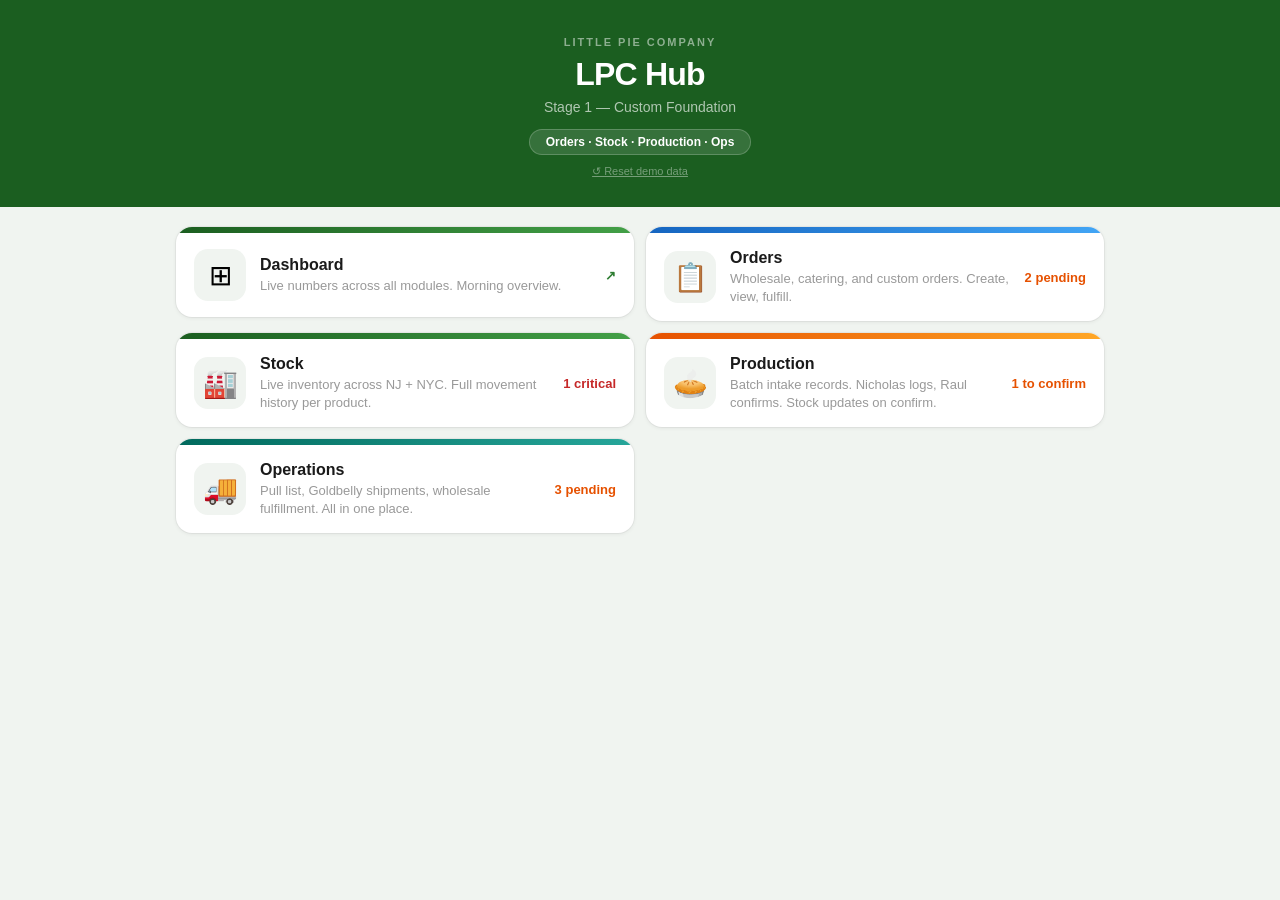
<file: index.html>
<!DOCTYPE html>
<html lang="en">

<head>
  <meta charset="UTF-8">
  <meta name="viewport" content="width=device-width, initial-scale=1.0">
  <title>LPC Hub</title>
  <link rel="stylesheet" href="css/_base.css">
  <style>
    .hero {
      background: #1B5E20;
      color: white;
      padding: 36px 24px 28px;
      text-align: center;
    }

    .hero-eyebrow {
      font-size: 11px;
      font-weight: 700;
      letter-spacing: 2px;
      opacity: 0.5;
      text-transform: uppercase;
      margin-bottom: 8px;
    }

    .hero-title {
      font-size: 32px;
      font-weight: 800;
      letter-spacing: -0.8px;
    }

    .hero-sub {
      font-size: 14px;
      opacity: 0.65;
      margin-top: 6px;
    }

    .stage-badge {
      display: inline-block;
      background: rgba(255, 255, 255, 0.12);
      border: 1px solid rgba(255, 255, 255, 0.2);
      border-radius: 99px;
      font-size: 12px;
      font-weight: 600;
      padding: 5px 16px;
      margin-top: 14px;
    }

    .reset-btn {
      display: inline-block;
      margin-top: 10px;
      font-size: 11px;
      color: rgba(255, 255, 255, 0.4);
      cursor: pointer;
      border: none;
      background: none;
      font-family: inherit;
      text-decoration: underline;
    }

    .modules {
      padding: 20px 16px 40px;
      max-width: 480px;
      margin: 0 auto;
    }

    .module-card {
      background: white;
      border-radius: 16px;
      overflow: hidden;
      margin-bottom: 12px;
      box-shadow: 0 1px 4px rgba(0, 0, 0, 0.07), 0 0 0 1px rgba(0, 0, 0, 0.04);
      text-decoration: none;
      color: inherit;
      display: block;
      transition: transform 0.15s;
    }

    .module-card:hover {
      transform: translateY(-1px);
      box-shadow: 0 4px 14px rgba(0, 0, 0, 0.11);
    }

    .module-top {
      height: 6px;
    }

    .module-top.green {
      background: linear-gradient(90deg, #1B5E20, #43A047);
    }

    .module-top.blue {
      background: linear-gradient(90deg, #1565C0, #42A5F5);
    }

    .module-top.teal {
      background: linear-gradient(90deg, #00695C, #26A69A);
    }

    .module-top.amber {
      background: linear-gradient(90deg, #E65100, #FFA726);
    }

    .module-body {
      padding: 16px 18px;
      display: flex;
      align-items: center;
      gap: 14px;
    }

    .module-icon {
      font-size: 28px;
      width: 52px;
      height: 52px;
      border-radius: 14px;
      background: #F0F4F0;
      display: flex;
      align-items: center;
      justify-content: center;
      flex-shrink: 0;
    }

    .module-info {
      flex: 1;
    }

    .module-name {
      font-size: 16px;
      font-weight: 800;
      color: #1A1A1A;
    }

    .module-desc {
      font-size: 13px;
      color: #999;
      margin-top: 3px;
      line-height: 1.35;
    }

    .module-stat {
      font-size: 13px;
      font-weight: 700;
      text-align: right;
      flex-shrink: 0;
    }

    .stat-green {
      color: #2E7D32;
    }

    .stat-orange {
      color: #E65100;
    }

    .stat-red {
      color: #C62828;
    }

    .stat-grey {
      color: #BBB;
    }

    @media (min-width: 720px) {
      .modules { max-width: 960px; display: grid; grid-template-columns: 1fr 1fr; gap: 12px; align-items: start; }
      .module-card { margin-bottom: 0; }
    }
  </style>
</head>

<body>
  <div class="hero">
    <div class="hero-eyebrow">Little Pie Company</div>
    <div class="hero-title">LPC Hub</div>
    <div class="hero-sub">Stage 1 — Custom Foundation</div>
    <div class="stage-badge">Orders · Stock · Production · Ops</div>
    <br>
    <button type="button" class="reset-btn" onclick="if(confirm('Reset all demo data?')) AppData.reset()">↺ Reset demo
      data</button>
  </div>

  <div class="modules">
    <a class="module-card" href="01.dashboard.html">
      <div class="module-top green"></div>
      <div class="module-body">
        <div class="module-icon">⊞</div>
        <div class="module-info">
          <div class="module-name">Dashboard</div>
          <div class="module-desc">Live numbers across all modules. Morning overview.</div>
        </div>
        <div class="module-stat stat-green" id="stat-dash">—</div>
      </div>
    </a>

    <a class="module-card" href="02.orders.html">
      <div class="module-top blue"></div>
      <div class="module-body">
        <div class="module-icon">📋</div>
        <div class="module-info">
          <div class="module-name">Orders</div>
          <div class="module-desc">Wholesale, catering, and custom orders. Create, view, fulfill.</div>
        </div>
        <div class="module-stat stat-orange" id="stat-orders">—</div>
      </div>
    </a>

    <a class="module-card" href="03.stock.html">
      <div class="module-top green"></div>
      <div class="module-body">
        <div class="module-icon">🏭</div>
        <div class="module-info">
          <div class="module-name">Stock</div>
          <div class="module-desc">Live inventory across NJ + NYC. Full movement history per product.</div>
        </div>
        <div class="module-stat" id="stat-stock">—</div>
      </div>
    </a>

    <a class="module-card" href="04.production.html">
      <div class="module-top amber"></div>
      <div class="module-body">
        <div class="module-icon">🥧</div>
        <div class="module-info">
          <div class="module-name">Production</div>
          <div class="module-desc">Batch intake records. Nicholas logs, Raul confirms. Stock updates on confirm.</div>
        </div>
        <div class="module-stat stat-orange" id="stat-prod">—</div>
      </div>
    </a>

    <a class="module-card" href="05.operations.html">
      <div class="module-top teal"></div>
      <div class="module-body">
        <div class="module-icon">🚚</div>
        <div class="module-info">
          <div class="module-name">Operations</div>
          <div class="module-desc">Pull list, Goldbelly shipments, wholesale fulfillment. All in one place.</div>
        </div>
        <div class="module-stat stat-orange" id="stat-ops">—</div>
      </div>
    </a>
  </div>

  <script src="js/_data.js"></script>
  <script>
    document.getElementById('stat-dash').textContent = '↗';
    document.getElementById('stat-orders').textContent = AppData.getPendingCount() + ' pending';
    const alerts = AppData.getStockAlerts();
    const crit = alerts.filter(a => a.level === 'critical').length;
    document.getElementById('stat-stock').textContent = crit > 0 ? crit + ' critical' : 'All OK';
    document.getElementById('stat-stock').className = 'module-stat ' + (crit > 0 ? 'stat-red' : 'stat-green');
    document.getElementById('stat-prod').textContent = AppData.getPendingBatchCount() + ' to confirm';
    document.getElementById('stat-ops').textContent = AppData.getPendingShipCount() + ' pending';
  </script>
</body>

</html>
</file>
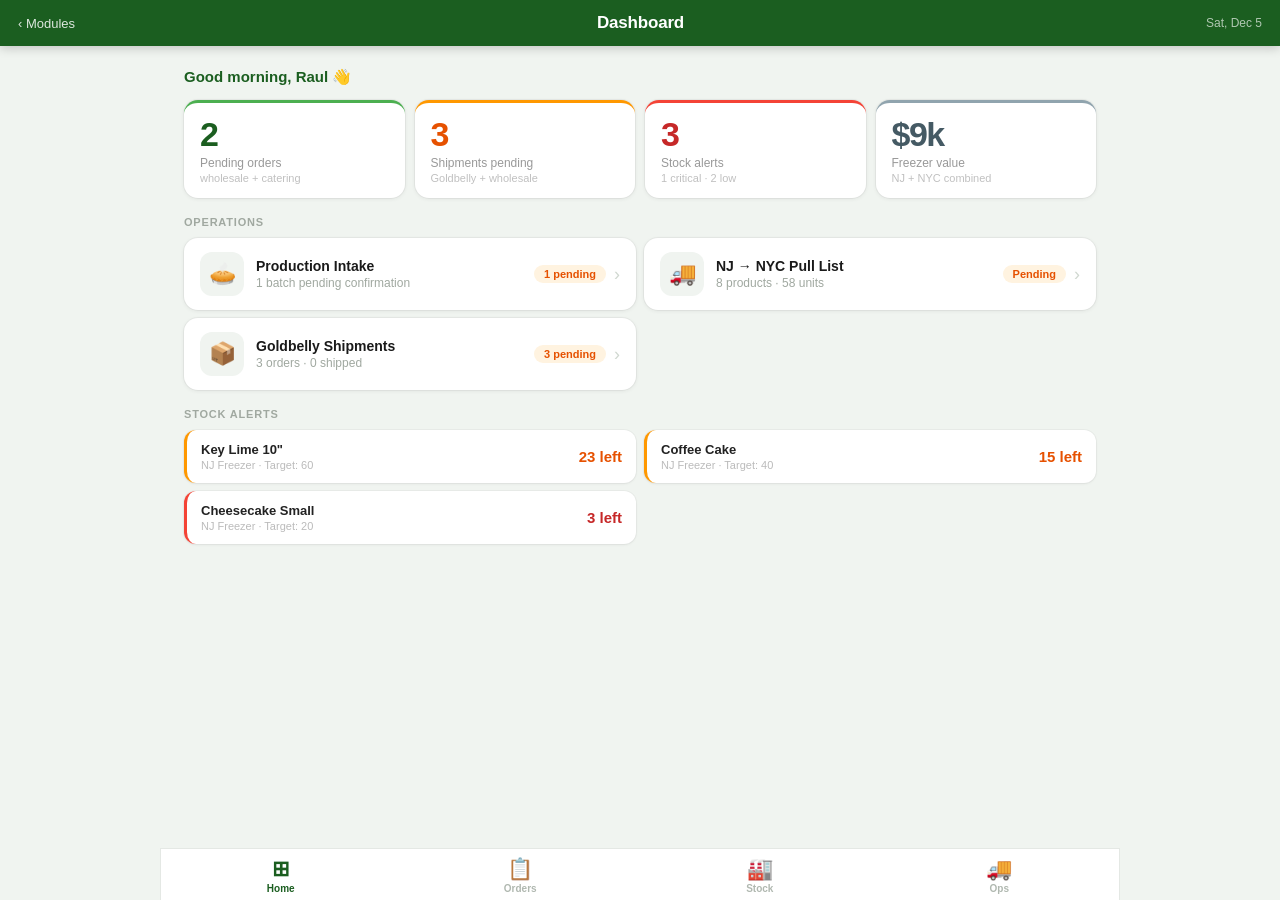
<file: 01.dashboard.html>
<!DOCTYPE html>
<html lang="en">

<head>
  <meta charset="UTF-8">
  <meta name="viewport" content="width=device-width, initial-scale=1.0">
  <title>LPC Hub — Dashboard</title>
  <link rel="stylesheet" href="css/_base.css">
  <style>
    .greeting {
      font-size: 15px;
      font-weight: 700;
      color: #1B5E20;
      margin-bottom: 14px;
      margin-top: 2px;
    }

    .op-row {
      background: white;
      border-radius: 14px;
      padding: 14px 16px;
      display: flex;
      align-items: center;
      justify-content: space-between;
      text-decoration: none;
      color: inherit;
      margin-bottom: 8px;
      box-shadow: 0 1px 4px rgba(0, 0, 0, 0.07), 0 0 0 1px rgba(0, 0, 0, 0.04);
    }

    .op-row:hover {
      background: #FAFCFA;
    }

    .op-left {
      display: flex;
      align-items: center;
      gap: 12px;
    }

    .op-icon {
      font-size: 22px;
      width: 44px;
      height: 44px;
      background: #F0F4F0;
      border-radius: 12px;
      display: flex;
      align-items: center;
      justify-content: center;
      flex-shrink: 0;
    }

    .op-title {
      font-size: 14px;
      font-weight: 700;
      color: #1A1A1A;
    }

    .op-desc {
      font-size: 12px;
      color: #A0A8A0;
      margin-top: 2px;
    }

    .op-right {
      display: flex;
      align-items: center;
      gap: 8px;
    }

    .alert-row {
      background: white;
      border-radius: 12px;
      padding: 12px 14px;
      margin-bottom: 8px;
      display: flex;
      align-items: center;
      justify-content: space-between;
      box-shadow: 0 1px 3px rgba(0, 0, 0, 0.06), 0 0 0 1px rgba(0, 0, 0, 0.03);
      border-left: 3px solid #F44336;
      cursor: pointer;
      text-decoration: none;
      color: inherit;
    }

    .alert-row.low {
      border-left-color: #FF9800;
    }

    .alert-name {
      font-size: 13px;
      font-weight: 600;
      color: #222;
    }

    .alert-loc {
      font-size: 11px;
      color: #BBB;
      margin-top: 2px;
    }

    .alert-qty {
      font-size: 15px;
      font-weight: 800;
      color: #C62828;
    }

    .alert-qty.orange {
      color: #E65100;
    }

    .empty-state {
      text-align: center;
      padding: 20px;
      color: #BBB;
      font-size: 13px;
    }

    @media (min-width: 720px) {
      #ops-list, #alerts-list { display: grid; grid-template-columns: 1fr 1fr; gap: 8px; }
      #ops-list .op-row, #alerts-list .alert-row { margin-bottom: 0; }
    }
  </style>
</head>

<body>
  <div class="topbar green">
    <a class="topbar-back" href="index.html">‹ Modules</a>
    <div class="topbar-center">
      <div class="topbar-title">Dashboard</div>
    </div>
    <div class="topbar-right" id="topbar-date"></div>
  </div>

  <div class="content">
    <div class="greeting" id="greeting"></div>

    <div class="kpi-grid" id="kpi-grid"></div>

    <div class="section-label">Operations</div>
    <div id="ops-list"></div>

    <div class="section-label">Stock alerts</div>
    <div id="alerts-list"></div>
  </div>

  <div class="bottomnav">
    <a class="nav-item active" href="01.dashboard.html">
      <div class="nav-icon">⊞</div>Home
    </a>
    <a class="nav-item" href="02.orders.html">
      <div class="nav-icon">📋</div>Orders
    </a>
    <a class="nav-item" href="03.stock.html">
      <div class="nav-icon">🏭</div>Stock
    </a>
    <a class="nav-item" href="05.operations.html">
      <div class="nav-icon">🚚</div>Ops
    </a>
  </div>

  <script src="js/_data.js"></script>
  <script>
    const now = new Date();
    document.getElementById('topbar-date').textContent =
      now.toLocaleDateString('en-US', { weekday: 'short', month: 'short', day: 'numeric' });
    document.getElementById('greeting').textContent =
      (now.getHours() < 12 ? 'Good morning' : 'Good afternoon') + ', Raul 👋';

    function render() {
      const orders = AppData.getOrders();
      const products = AppData.getProducts();
      const batches = AppData.getBatches();
      const ships = AppData.getShipments();
      const pullLists = AppData.getPullLists();
      const alerts = AppData.getStockAlerts();

      const pendingOrders = orders.filter(o => o.status === 'pending').length;
      const pendingShips = ships.filter(s => s.status === 'pending').length;
      const pendingBatches = batches.filter(b => b.status === 'pending').length;
      const pendingPulls = pullLists.filter(p => p.status === 'pending').length;
      const freezerVal = AppData.getFreezerValue();
      const critCount = alerts.filter(a => a.level === 'critical').length;
      const lowCount = alerts.filter(a => a.level === 'low').length;
      const alertCount = critCount + lowCount;

      // KPI grid
      document.getElementById('kpi-grid').innerHTML = `
      <div class="kpi-card ok">
        <div class="kpi-num green">${pendingOrders}</div>
        <div class="kpi-label">Pending orders</div>
        <div class="kpi-sub">wholesale + catering</div>
      </div>
      <div class="kpi-card ${pendingShips > 0 ? 'warn' : 'ok'}">
        <div class="kpi-num ${pendingShips > 0 ? 'orange' : 'green'}">${pendingShips}</div>
        <div class="kpi-label">Shipments pending</div>
        <div class="kpi-sub">Goldbelly + wholesale</div>
      </div>
      <div class="kpi-card ${alertCount > 0 ? (critCount > 0 ? 'alert' : 'warn') : 'ok'}">
        <div class="kpi-num ${critCount > 0 ? 'red' : lowCount > 0 ? 'orange' : 'green'}">${alertCount}</div>
        <div class="kpi-label">Stock alerts</div>
        <div class="kpi-sub">${critCount} critical · ${lowCount} low</div>
      </div>
      <div class="kpi-card neutral">
        <div class="kpi-num slate">$${Math.round(freezerVal / 1000)}k</div>
        <div class="kpi-label">Freezer value</div>
        <div class="kpi-sub">NJ + NYC combined</div>
      </div>`;

      // Ops list
      const pl = pullLists.find(p => p.status === 'pending');
      const ops = [
        { href: '04.production.html', icon: '🥧', title: 'Production Intake', desc: pendingBatches > 0 ? `${pendingBatches} batch${pendingBatches > 1 ? 'es' : ''} pending confirmation` : 'No pending batches', chip: pendingBatches > 0 ? 'chip-orange' : 'chip-green', label: pendingBatches > 0 ? `${pendingBatches} pending` : 'All confirmed' },
        { href: '05.operations.html', icon: '🚚', title: 'NJ → NYC Pull List', desc: pl ? `${pl.items.length} products · ${pl.items.reduce((s, i) => s + i.qty, 0)} units` : 'No active pull list', chip: pl ? 'chip-orange' : 'chip-green', label: pl ? 'Pending' : 'Done' },
        { href: '05.operations.html', icon: '📦', title: 'Goldbelly Shipments', desc: `${pendingShips} order${pendingShips !== 1 ? 's' : ''} · 0 shipped`, chip: pendingShips > 0 ? 'chip-orange' : 'chip-green', label: pendingShips > 0 ? `${pendingShips} pending` : 'All shipped' },
      ];
      document.getElementById('ops-list').innerHTML = ops.map(o => `
      <a class="op-row" href="${o.href}">
        <div class="op-left">
          <div class="op-icon">${o.icon}</div>
          <div><div class="op-title">${o.title}</div><div class="op-desc">${o.desc}</div></div>
        </div>
        <div class="op-right"><span class="chip ${o.chip}">${o.label}</span><span class="arrow">›</span></div>
      </a>`).join('');

      // Alerts
      if (alerts.length === 0) {
        document.getElementById('alerts-list').innerHTML = '<div class="empty-state">✓ All products at healthy levels</div>';
      } else {
        document.getElementById('alerts-list').innerHTML = alerts.map(a => `
        <a class="alert-row ${a.level}" href="03.stock.html">
          <div>
            <div class="alert-name">${a.name}</div>
            <div class="alert-loc">NJ Freezer · Target: ${a.target_nj}</div>
          </div>
          <div class="alert-qty ${a.level === 'low' ? 'orange' : ''}">${a.njQty} left</div>
        </a>`).join('');
      }
    }

    render();
  </script>
</body>

</html>
</file>
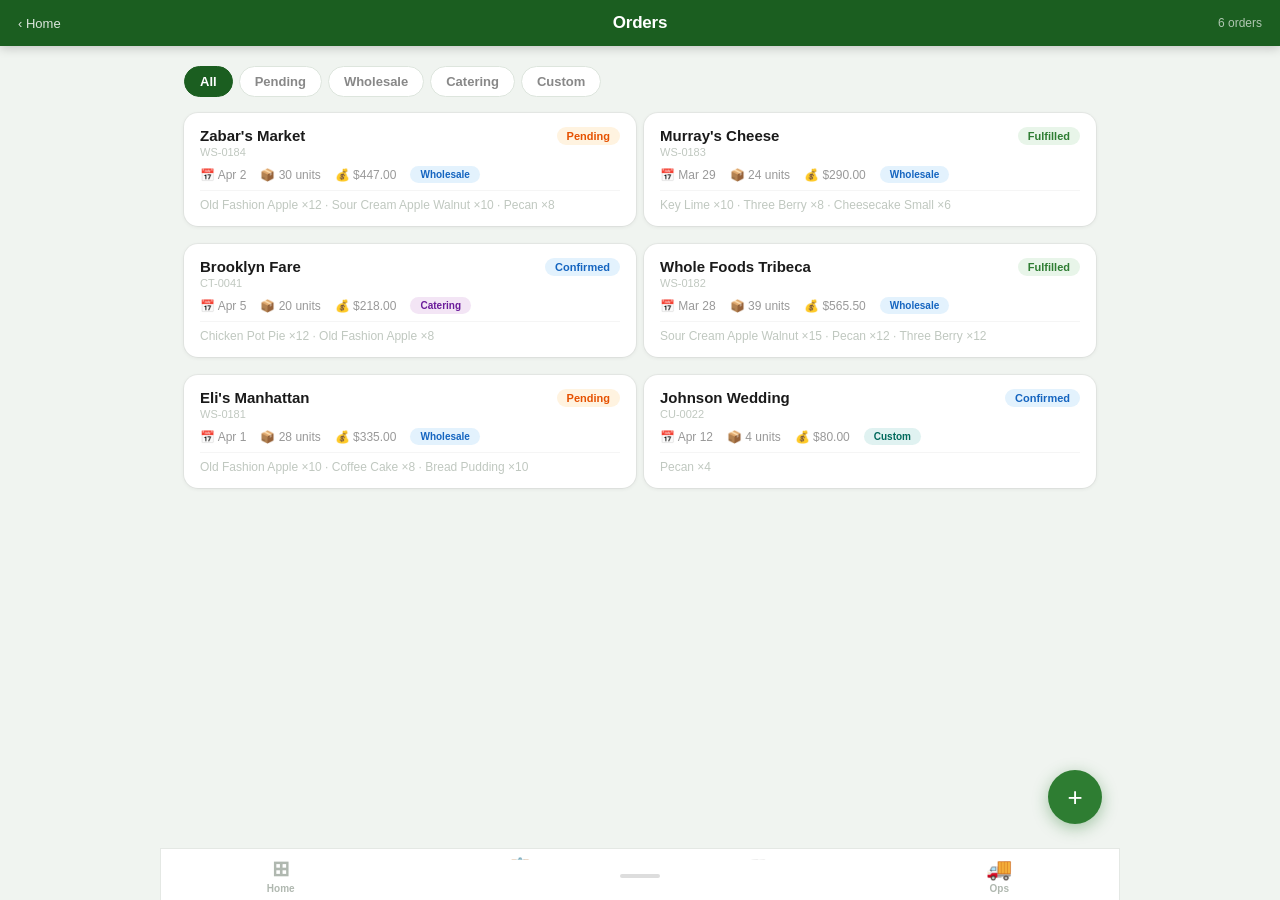
<file: 02.orders.html>
<!DOCTYPE html>
<html lang="en">

<head>
  <meta charset="UTF-8">
  <meta name="viewport" content="width=device-width, initial-scale=1.0">
  <title>LPC Hub — Orders</title>
  <link rel="stylesheet" href="css/_base.css">
  <style>
    .order-card {
      background: white;
      border-radius: 14px;
      padding: 14px 16px;
      margin-bottom: 10px;
      box-shadow: 0 1px 4px rgba(0, 0, 0, 0.07), 0 0 0 1px rgba(0, 0, 0, 0.04);
      cursor: pointer;
    }

    .order-card:hover {
      background: #FAFCFA;
    }

    .order-top {
      display: flex;
      align-items: flex-start;
      justify-content: space-between;
      margin-bottom: 8px;
    }

    .order-customer {
      font-size: 15px;
      font-weight: 700;
      color: #1A1A1A;
    }

    .order-id {
      font-size: 11px;
      color: #C0C8C0;
      margin-top: 2px;
    }

    .order-meta {
      display: flex;
      gap: 14px;
      flex-wrap: wrap;
    }

    .order-meta-item {
      font-size: 12px;
      color: #999;
      display: flex;
      align-items: center;
      gap: 4px;
    }

    .order-items-text {
      font-size: 12px;
      color: #C0C8C0;
      margin-top: 7px;
      padding-top: 7px;
      border-top: 1px solid #F5F5F5;
      white-space: nowrap;
      overflow: hidden;
      text-overflow: ellipsis;
    }

    /* Detail modal */
    .detail-items {
      border: 1px solid #EEF2EE;
      border-radius: 10px;
      overflow: hidden;
      margin: 14px 0;
    }

    .detail-item-row {
      display: flex;
      justify-content: space-between;
      padding: 10px 14px;
      border-bottom: 1px solid #F5F5F5;
      font-size: 13px;
    }

    .detail-item-row:last-child {
      border-bottom: none;
    }

    .detail-item-name {
      color: #333;
      font-weight: 500;
      flex: 1;
    }

    .detail-item-qty {
      color: #999;
      min-width: 32px;
      text-align: center;
    }

    .detail-item-price {
      color: #333;
      font-weight: 700;
      min-width: 60px;
      text-align: right;
    }

    .detail-total-row {
      display: flex;
      justify-content: space-between;
      padding: 11px 14px;
      background: #F8F9F8;
      font-size: 14px;
      font-weight: 700;
    }

    .detail-field {
      margin-bottom: 10px;
    }

    .detail-field-label {
      font-size: 11px;
      font-weight: 700;
      color: #C0C8C0;
      text-transform: uppercase;
      letter-spacing: 0.4px;
      margin-bottom: 3px;
    }

    .detail-field-val {
      font-size: 14px;
      color: #333;
      font-weight: 500;
    }

    /* New order drawer */
    .type-row {
      display: grid;
      grid-template-columns: 1fr 1fr 1fr;
      gap: 8px;
      margin-bottom: 16px;
    }

    .type-btn {
      background: white;
      border: 2px solid #DDE5DD;
      border-radius: 12px;
      padding: 12px 6px;
      text-align: center;
      cursor: pointer;
      font-family: inherit;
    }

    .type-btn.active {
      border-color: #1B5E20;
      background: #F0F7F0;
    }

    .type-btn-icon {
      font-size: 22px;
    }

    .type-btn-label {
      font-size: 13px;
      font-weight: 700;
      color: #666;
      margin-top: 4px;
    }

    .type-btn.active .type-btn-label {
      color: #1B5E20;
    }

    .line-item-row {
      display: grid;
      grid-template-columns: 1fr 62px 28px;
      gap: 8px;
      align-items: center;
      margin-bottom: 8px;
    }

    .line-item-row select {
      font-size: 13px;
      padding: 10px 10px;
    }

    .line-item-row input {
      text-align: center;
      font-size: 14px;
      font-weight: 700;
      padding: 10px 6px;
    }

    .remove-line-btn {
      width: 28px;
      height: 28px;
      border-radius: 7px;
      border: 1.5px solid #FFD0D0;
      background: #FFF5F5;
      color: #E53935;
      font-size: 16px;
      cursor: pointer;
      display: flex;
      align-items: center;
      justify-content: center;
      font-family: inherit;
    }

    .add-line-btn {
      display: flex;
      align-items: center;
      gap: 6px;
      background: transparent;
      border: 1.5px dashed #A5D6A7;
      border-radius: 10px;
      padding: 9px 14px;
      font-size: 13px;
      font-weight: 600;
      color: #2E7D32;
      cursor: pointer;
      width: 100%;
      margin-top: 2px;
      font-family: inherit;
    }

    .line-header {
      display: grid;
      grid-template-columns: 1fr 62px 28px;
      gap: 8px;
      margin-bottom: 5px;
    }

    .line-header-lbl {
      font-size: 10px;
      font-weight: 700;
      color: #C0C8C0;
      text-transform: uppercase;
      letter-spacing: 0.4px;
    }

    .dm-chips-row {
      display: flex;
      gap: 10px;
      flex-wrap: wrap;
      margin-bottom: 12px;
    }

    .dm-meta-grid {
      display: grid;
      grid-template-columns: 1fr 1fr;
      gap: 10px;
      margin-bottom: 14px;
    }

    .dm-notes-wrap {
      display: none;
    }

    @media (min-width: 720px) {
      #orders-list { display: grid; grid-template-columns: 1fr 1fr; gap: 8px; }
      #orders-list .list-row { margin-bottom: 0; }
    }
  </style>
</head>

<body>

  <div class="topbar green">
    <a class="topbar-back" href="01.dashboard.html">‹ Home</a>
    <div class="topbar-center">
      <div class="topbar-title">Orders</div>
    </div>
    <div class="topbar-right" id="count-badge"></div>
  </div>

  <div class="content">
    <div class="tabs">
      <button type="button" class="tab active" onclick="filterOrders('all',this)">All</button>
      <button type="button" class="tab" onclick="filterOrders('pending',this)">Pending</button>
      <button type="button" class="tab" onclick="filterOrders('wholesale',this)">Wholesale</button>
      <button type="button" class="tab" onclick="filterOrders('catering',this)">Catering</button>
      <button type="button" class="tab" onclick="filterOrders('custom',this)">Custom</button>
    </div>
    <div id="orders-list"></div>
  </div>

  <button type="button" class="fab fab-green" onclick="openDrawer()">+</button>

  <!-- Order Detail Modal -->
  <div class="modal-overlay" id="detail-modal" onclick="if(event.target===this)closeDetail()">
    <div class="modal">
      <div class="modal-handle"></div>
      <div class="modal-header">
        <div class="modal-title" id="dm-customer"></div>
        <div class="modal-sub" id="dm-id"></div>
      </div>
      <div class="modal-body">
        <div class="dm-chips-row" id="dm-chips"></div>
        <div class="dm-meta-grid">
          <div class="detail-field">
            <div class="detail-field-label">Fulfill date</div>
            <div class="detail-field-val" id="dm-date"></div>
          </div>
          <div class="detail-field">
            <div class="detail-field-label">Created</div>
            <div class="detail-field-val" id="dm-created"></div>
          </div>
        </div>
        <div class="detail-items" id="dm-items"></div>
        <div class="detail-field dm-notes-wrap" id="dm-notes-wrap">
          <div class="detail-field-label">Notes</div>
          <div class="detail-field-val" id="dm-notes"></div>
        </div>
      </div>
      <div class="modal-footer">
        <button type="button" class="btn btn-secondary" onclick="closeDetail()">Close</button>
        <button type="button" class="btn btn-primary" id="dm-action-btn" title="Order action">Mark Fulfilled</button>
      </div>
    </div>
  </div>

  <!-- New Order Drawer -->
  <div class="drawer-overlay" id="drawer-overlay" onclick="closeDrawer()"></div>
  <div class="drawer" id="new-order-drawer">
    <div class="drawer-handle"></div>
    <div class="drawer-header">
      <div class="drawer-title">New Order</div>
      <button type="button" class="drawer-close" onclick="closeDrawer()" aria-label="Close drawer"
        title="Close">✕</button>
    </div>
    <div class="drawer-body">
      <div class="type-row">
        <button type="button" class="type-btn active" onclick="selectType(this,'wholesale')">
          <div class="type-btn-icon">🏪</div>
          <div class="type-btn-label">Wholesale</div>
        </button>
        <button type="button" class="type-btn" onclick="selectType(this,'catering')">
          <div class="type-btn-icon">🎉</div>
          <div class="type-btn-label">Catering</div>
        </button>
        <button type="button" class="type-btn" onclick="selectType(this,'custom')">
          <div class="type-btn-icon">✏️</div>
          <div class="type-btn-label">Custom</div>
        </button>
      </div>

      <div class="form-row">
        <label>Customer name</label>
        <input type="text" id="no-customer" placeholder="e.g. Zabar's Market" />
      </div>
      <div class="form-row">
        <label>Fulfill date</label>
        <input title="fulfill_date" type="date" id="no-date" />
      </div>

      <div class="form-row">
        <label>Line items</label>
        <div class="line-header">
          <div class="line-header-lbl">Product</div>
          <div class="line-header-lbl">Qty</div>
          <div></div>
        </div>
        <div id="line-items-container">
          <div class="line-item-row" id="li-0">
            <select title="Product" aria-label="Product">
              <option value="">Select product...</option>
            </select>
            <input type="number" value="1" min="1" title="Quantity" aria-label="Quantity" />
            <button type="button" class="remove-line-btn" onclick="removeLine('li-0')" aria-label="Remove line"
              title="Remove">×</button>
          </div>
        </div>
        <button type="button" class="add-line-btn" onclick="addLine()">＋ Add product</button>
      </div>

      <div class="form-row">
        <label>Notes (optional)</label>
        <textarea id="no-notes" placeholder="Delivery instructions, special requests..."></textarea>
      </div>

      <button type="button" class="btn btn-primary" onclick="submitOrder()">Create Order</button>
    </div>
  </div>

  <div class="bottomnav">
    <a class="nav-item" href="01.dashboard.html">
      <div class="nav-icon">⊞</div>Home
    </a>
    <a class="nav-item active" href="02.orders.html">
      <div class="nav-icon">📋</div>Orders
    </a>
    <a class="nav-item" href="03.stock.html">
      <div class="nav-icon">🏭</div>Stock
    </a>
    <a class="nav-item" href="05.operations.html">
      <div class="nav-icon">🚚</div>Ops
    </a>
  </div>

  <script src="js/_data.js"></script>
  <script>
    const PRODUCTS = AppData.getProducts();
    let currentFilter = 'all';
    let selectedType = 'wholesale';
    let activeOrderId = null;

    const TYPE_COLORS = { wholesale: 'chip-blue', catering: 'chip-purple', custom: 'chip-teal', pending: 'chip-orange', fulfilled: 'chip-green', confirmed: 'chip-blue', draft: 'chip-grey' };

    function typeLabel(t) { return t.charAt(0).toUpperCase() + t.slice(1); }

    function renderOrders() {
      let orders = AppData.getOrders();
      if (currentFilter === 'pending') orders = orders.filter(o => o.status === 'pending');
      else if (currentFilter !== 'all') orders = orders.filter(o => o.type === currentFilter);

      document.getElementById('count-badge').textContent = orders.length + ' orders';
      document.getElementById('orders-list').innerHTML = orders.length === 0
        ? '<div class="empty-state" style="text-align:center;padding:30px;color:#BBB;">No orders found</div>'
        : orders.map(o => {
          const total = o.items.reduce((s, i) => s + i.qty * i.price, 0);
          const itemSummary = o.items.map(i => i.name.replace(' 10"', '').replace(' 5"', '') + ' ×' + i.qty).join(' · ');
          return `<div class="order-card" onclick="openDetail('${o.id}')">
            <div class="order-top">
              <div><div class="order-customer">${o.customer}</div><div class="order-id">${o.id}</div></div>
              <span class="chip ${TYPE_COLORS[o.status] || 'chip-grey'}">${typeLabel(o.status)}</span>
            </div>
            <div class="order-meta">
              <div class="order-meta-item">📅 ${fmtDate(o.fulfill_date)}</div>
              <div class="order-meta-item">📦 ${o.items.reduce((s, i) => s + i.qty, 0)} units</div>
              <div class="order-meta-item">💰 ${fmtMoney(total)}</div>
              <span class="chip ${TYPE_COLORS[o.type] || 'chip-grey'}" style="font-size:10px">${typeLabel(o.type)}</span>
            </div>
            <div class="order-items-text">${itemSummary}</div>
          </div>`;
        }).join('');
    }

    function filterOrders(filter, btn) {
      currentFilter = filter;
      document.querySelectorAll('.tab').forEach(t => t.classList.remove('active'));
      btn.classList.add('active');
      renderOrders();
    }

    function openDetail(id) {
      const o = AppData.getOrder(id);
      if (!o) return;
      activeOrderId = id;
      const total = o.items.reduce((s, i) => s + i.qty * i.price, 0);
      document.getElementById('dm-customer').textContent = o.customer;
      document.getElementById('dm-id').textContent = o.id + ' · ' + typeLabel(o.type);
      document.getElementById('dm-date').textContent = fmtDate(o.fulfill_date);
      document.getElementById('dm-created').textContent = fmtDate(o.created_at);
      document.getElementById('dm-chips').innerHTML =
        `<span class="chip ${TYPE_COLORS[o.status]}">${typeLabel(o.status)}</span>
       <span class="chip ${TYPE_COLORS[o.type]}">${typeLabel(o.type)}</span>`;
      document.getElementById('dm-items').innerHTML =
        o.items.map(i => `<div class="detail-item-row">
        <div class="detail-item-name">${i.name}</div>
        <div class="detail-item-qty">×${i.qty}</div>
        <div class="detail-item-price">${fmtMoney(i.qty * i.price)}</div>
      </div>`).join('') +
        `<div class="detail-total-row"><div>Total · ${o.items.reduce((s, i) => s + i.qty, 0)} units</div><div>${fmtMoney(total)}</div></div>`;
      const notesWrap = document.getElementById('dm-notes-wrap');
      if (o.notes) { notesWrap.classList.remove('dm-notes-wrap'); document.getElementById('dm-notes').textContent = o.notes; }
      else notesWrap.classList.add('dm-notes-wrap');
      const btn = document.getElementById('dm-action-btn');
      if (o.status === 'pending' || o.status === 'confirmed') {
        btn.textContent = 'Mark Fulfilled → Deduct Stock';
        btn.style.display = '';
        btn.className = 'btn btn-primary';
      } else {
        btn.textContent = 'Fulfilled';
        btn.style.display = '';
        btn.className = 'btn btn-secondary';
        btn.disabled = true;
      }
      document.getElementById('detail-modal').classList.add('open');
    }

    function closeDetail() {
      document.getElementById('detail-modal').classList.remove('open');
      activeOrderId = null;
    }

    document.getElementById('dm-action-btn').addEventListener('click', () => {
      if (!activeOrderId) return;
      const o = AppData.getOrder(activeOrderId);
      if (o && o.status !== 'fulfilled') {
        AppData.fulfillOrder(activeOrderId);
        showToast('✓ Order fulfilled — stock deducted');
        closeDetail();
        renderOrders();
      }
    });

    // ── New Order Drawer ──
    function populateProductOptions(sel) {
      sel.innerHTML = '<option value="">Select product...</option>' +
        PRODUCTS.map(p => `<option value="${p.id}" data-name="${p.name}">${p.name} (NJ: ${p.njQty})</option>`).join('');
    }

    function openDrawer() {
      // Set default date to 7 days from now
      const d = new Date(); d.setDate(d.getDate() + 7);
      document.getElementById('no-date').value = d.toISOString().slice(0, 10);
      document.getElementById('no-customer').value = '';
      document.getElementById('no-notes').value = '';
      // Reset to one line item
      const container = document.getElementById('line-items-container');
      container.innerHTML = `<div class="line-item-row" id="li-0">
      <select></select>
      <input type="number" value="1" min="1" />
      <button type="button" class="remove-line-btn" onclick="removeLine('li-0')">×</button>
    </div>`;
      populateProductOptions(container.querySelector('select'));
      document.getElementById('new-order-drawer').classList.add('open');
      document.getElementById('drawer-overlay').classList.add('open');
    }

    function closeDrawer() {
      document.getElementById('new-order-drawer').classList.remove('open');
      document.getElementById('drawer-overlay').classList.remove('open');
    }

    function selectType(btn, type) {
      selectedType = type;
      document.querySelectorAll('.type-btn').forEach(b => b.classList.remove('active'));
      btn.classList.add('active');
    }

    let lineCount = 1;
    function addLine() {
      const id = 'li-' + lineCount++;
      const row = document.createElement('div');
      row.className = 'line-item-row'; row.id = id;
      row.innerHTML = `<select title="Product" aria-label="Product"></select>
      <input type="number" value="1" min="1" title="Quantity" aria-label="Quantity" />
      <button type="button" class="remove-line-btn" onclick="removeLine('${id}')" aria-label="Remove line" title="Remove">×</button>`;
      document.getElementById('line-items-container').appendChild(row);
      populateProductOptions(row.querySelector('select'));
    }

    function removeLine(id) {
      const rows = document.querySelectorAll('.line-item-row');
      if (rows.length > 1) document.getElementById(id)?.remove();
    }

    function submitOrder() {
      const customer = document.getElementById('no-customer').value.trim();
      const date = document.getElementById('no-date').value;
      const notes = document.getElementById('no-notes').value.trim();
      if (!customer) { alert('Enter a customer name.'); return; }
      if (!date) { alert('Select a fulfill date.'); return; }

      const rows = document.querySelectorAll('.line-item-row');
      const items = [];
      for (const row of rows) {
        const sel = row.querySelector('select');
        const qty = parseInt(row.querySelector('input').value) || 0;
        if (!sel.value || qty < 1) continue;
        const p = PRODUCTS.find(x => x.id === sel.value);
        if (p) items.push({ pid: p.id, name: p.name, qty, price: p.cost });
      }
      if (items.length === 0) { alert('Add at least one product.'); return; }

      const order = AppData.addOrder({ customer, type: selectedType, fulfill_date: date, items, notes });
      showToast('✓ Order ' + order.id + ' created');
      closeDrawer();
      renderOrders();
    }

    renderOrders();
  </script>
</body>

</html>
</file>
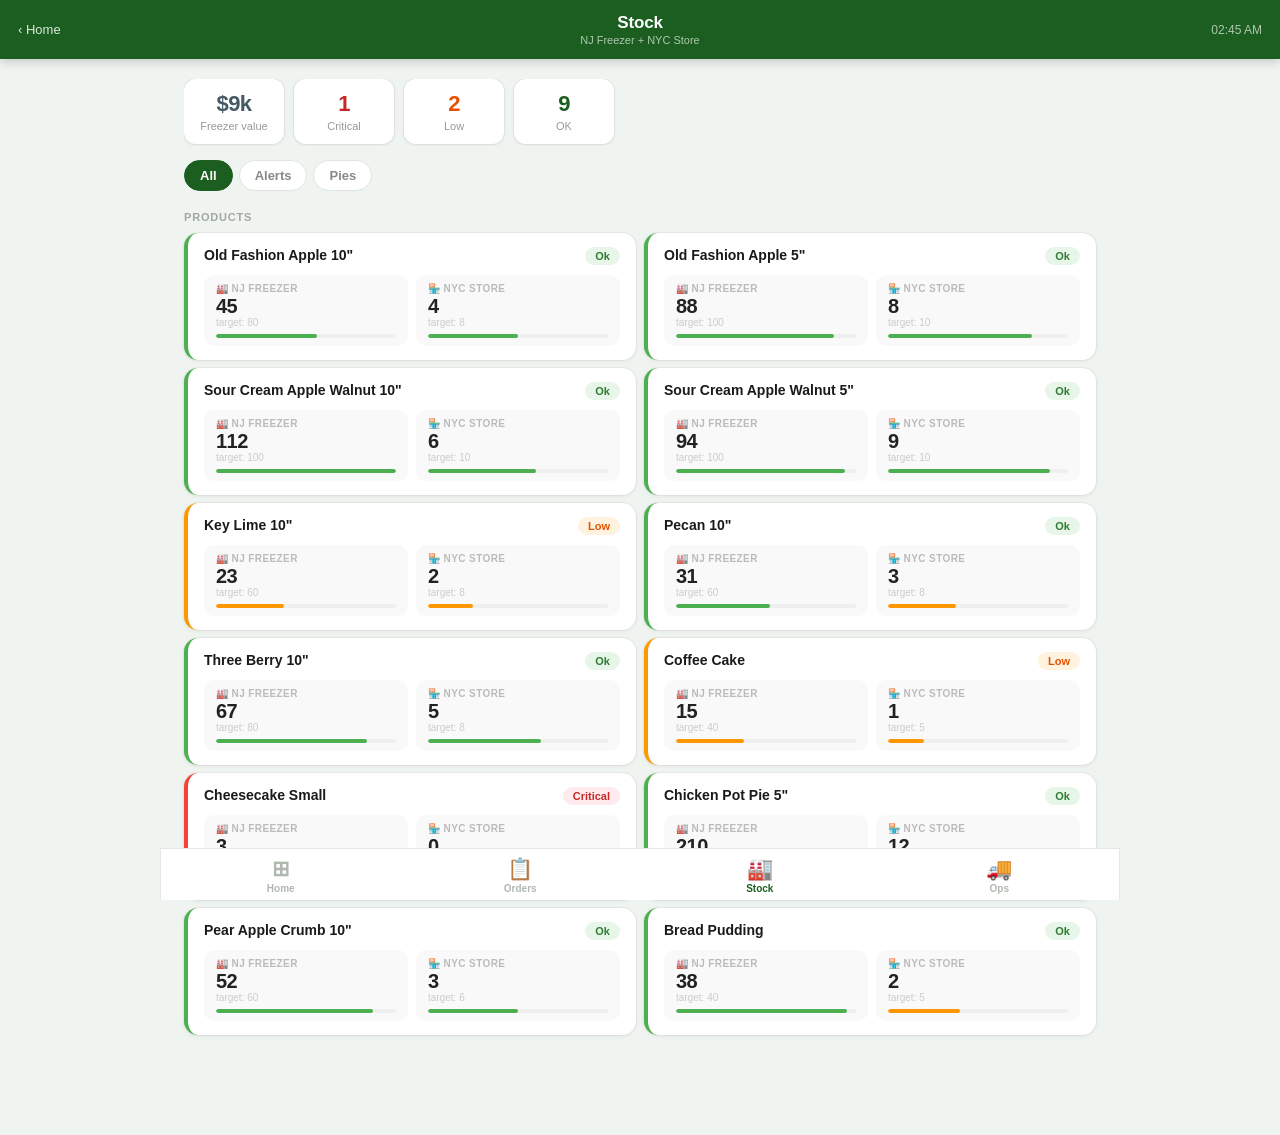
<file: 03.stock.html>
<!DOCTYPE html>
<html lang="en">

<head>
  <meta charset="UTF-8">
  <meta name="viewport" content="width=device-width, initial-scale=1.0">
  <title>LPC Hub — Stock</title>
  <link rel="stylesheet" href="css/_base.css">
  <style>
    .summary-strip {
      display: flex;
      gap: 10px;
      margin-bottom: 14px;
      overflow-x: auto;
      padding-bottom: 2px;
      -webkit-overflow-scrolling: touch;
    }

    .strip-card {
      background: white;
      border-radius: 12px;
      padding: 12px 16px;
      flex-shrink: 0;
      box-shadow: 0 1px 4px rgba(0, 0, 0, 0.07), 0 0 0 1px rgba(0, 0, 0, 0.04);
      min-width: 100px;
      text-align: center;
    }

    .strip-num {
      font-size: 22px;
      font-weight: 800;
      letter-spacing: -0.5px;
    }

    .strip-num-green {
      color: #1B5E20;
    }

    .strip-num-red {
      color: #C62828;
    }

    .strip-num-orange {
      color: #E65100;
    }

    .strip-num-slate {
      color: #455A64;
    }

    .strip-label {
      font-size: 11px;
      color: #999;
      margin-top: 3px;
    }

    /* Adjust modal */
    .adj-row {
      display: flex;
      align-items: center;
      gap: 10px;
      margin-bottom: 14px;
    }

    .adj-loc-btn {
      flex: 1;
      padding: 10px;
      border-radius: 10px;
      border: 2px solid #DDE5DD;
      background: white;
      font-size: 13px;
      font-weight: 700;
      color: #888;
      cursor: pointer;
      font-family: inherit;
    }

    .adj-loc-btn.active {
      border-color: #1B5E20;
      background: #F0F7F0;
      color: #1B5E20;
    }

    .adj-sign-row {
      display: grid;
      grid-template-columns: 1fr 1fr;
      gap: 8px;
      margin-bottom: 14px;
    }

    .adj-sign-btn {
      padding: 10px;
      border-radius: 10px;
      border: 2px solid #DDE5DD;
      background: white;
      font-size: 13px;
      font-weight: 700;
      color: #888;
      cursor: pointer;
      font-family: inherit;
    }

    .adj-sign-btn.active-add {
      border-color: #2E7D32;
      background: #E8F5E9;
      color: #2E7D32;
    }

    .adj-sign-btn.active-sub {
      border-color: #C62828;
      background: #FFEBEE;
      color: #C62828;
    }

    .adj-note {
      width: 100%;
      border: 1.5px solid #DDE5DD;
      border-radius: 10px;
      padding: 10px 14px;
      font-size: 14px;
      font-family: inherit;
      outline: none;
      resize: none;
      height: 64px;
    }

    .adj-note:focus {
      border-color: #2E7D32;
    }

    /* History in modal */
    .modal-locs {
      display: flex;
      gap: 10px;
      padding: 0 0 14px;
    }

    .modal-loc {
      flex: 1;
      background: #F8F9F8;
      border-radius: 10px;
      padding: 10px 12px;
    }

    .modal-loc-label {
      font-size: 10px;
      color: #BBB;
      font-weight: 700;
      text-transform: uppercase;
    }

    .modal-loc-qty {
      font-size: 22px;
      font-weight: 800;
      color: #1B5E20;
      margin-top: 2px;
    }

    .modal-loc-target {
      font-size: 11px;
      color: #CCC;
    }

    .history-label {
      font-size: 11px;
      font-weight: 700;
      color: #C0C8C0;
      text-transform: uppercase;
      letter-spacing: 0.5px;
      margin-bottom: 10px;
    }

    /* Ledger event detail */
    .ledger-item {
      position: relative;
    }

    .ledger-info-btn {
      position: absolute;
      top: 50%;
      right: 0;
      transform: translateY(-50%);
      background: none;
      border: none;
      font-size: 15px;
      color: #C0C8C0;
      cursor: pointer;
      padding: 4px 6px;
      font-family: inherit;
      line-height: 1;
    }

    .ledger-info-btn:hover {
      color: #2E7D32;
    }

    .ledger-detail {
      background: #F5F7F5;
      border-radius: 8px;
      padding: 10px 12px;
      margin: -2px 0 8px;
      font-size: 12px;
      display: none;
    }

    .ledger-detail.open {
      display: block;
    }

    .ledger-detail-row {
      display: flex;
      justify-content: space-between;
      padding: 3px 0;
      color: #666;
      border-bottom: 1px solid #EEF0EE;
    }

    .ledger-detail-row:last-child {
      border-bottom: none;
    }

    .ledger-detail-key {
      color: #AAA;
    }

    @media (min-width: 720px) {
      #stock-list { display: grid; grid-template-columns: 1fr 1fr; gap: 8px; }
      #stock-list .stock-row { margin-bottom: 0; }
    }
  </style>
</head>

<body>

  <div class="topbar green">
    <a class="topbar-back" href="01.dashboard.html">‹ Home</a>
    <div class="topbar-center">
      <div class="topbar-title">Stock</div>
      <div class="topbar-sub">NJ Freezer + NYC Store</div>
    </div>
    <div class="topbar-right" id="topbar-time"></div>
  </div>

  <div class="content">
    <div class="summary-strip" id="summary-strip"></div>

    <div class="tabs">
      <button type="button" class="tab active" onclick="filterStock('all',this)">All</button>
      <button type="button" class="tab" onclick="filterStock('alerts',this)">Alerts</button>
      <button type="button" class="tab" onclick="filterStock('pies',this)">Pies</button>
    </div>

    <div class="section-label">Products</div>
    <div id="stock-list"></div>
  </div>

  <!-- Product History + Adjust Modal -->
  <div class="modal-overlay" id="prod-modal" onclick="if(event.target===this)closeModal()">
    <div class="modal">
      <div class="modal-handle"></div>
      <div class="modal-header">
        <div class="modal-title" id="pm-name"></div>
        <div class="modal-sub" id="pm-sub"></div>
      </div>
      <div class="modal-body">
        <div class="modal-locs">
          <div class="modal-loc">
            <div class="modal-loc-label">🏭 NJ Freezer</div>
            <div class="modal-loc-qty" id="pm-nj-qty"></div>
            <div class="modal-loc-target" id="pm-nj-target"></div>
          </div>
          <div class="modal-loc">
            <div class="modal-loc-label">🏪 NYC Store</div>
            <div class="modal-loc-qty" id="pm-nyc-qty"></div>
            <div class="modal-loc-target" id="pm-nyc-target"></div>
          </div>
        </div>

        <div class="card" style="margin-bottom:14px">
          <div class="card-title">Adjust Stock</div>
          <div class="adj-row">
            <button type="button" class="adj-loc-btn active" id="adj-nj" onclick="selectLoc('nj')">🏭 NJ
              Freezer</button>
            <button type="button" class="adj-loc-btn" id="adj-nyc" onclick="selectLoc('nyc')">🏪 NYC Store</button>
          </div>
          <div class="adj-sign-row">
            <button type="button" class="adj-sign-btn active-add" id="adj-add" onclick="selectSign(1)">＋ Add
              stock</button>
            <button type="button" class="adj-sign-btn" id="adj-sub" onclick="selectSign(-1)">− Remove stock</button>
          </div>
          <div class="stepper" style="margin-bottom:12px">
            <button type="button" class="step-btn" onclick="adjStep(-10)" aria-label="Decrease by 10">−</button>
            <input class="step-input" type="number" id="adj-qty" value="0" min="0" title="Adjustment quantity"
              aria-label="Adjustment quantity" />
            <button type="button" class="step-btn" onclick="adjStep(10)" aria-label="Increase by 10">+</button>
          </div>
          <div class="form-row">
            <label for="adj-reason">Reason</label>
            <textarea class="adj-note" id="adj-reason"
              placeholder="e.g. Manual correction, damaged, found in freezer..."></textarea>
          </div>
          <button type="button" class="btn btn-primary" onclick="submitAdj()">Apply Adjustment</button>
        </div>

        <div class="history-label">Movement history</div>
        <div id="pm-history"></div>
      </div>
    </div>
  </div>

  <div class="bottomnav">
    <a class="nav-item" href="01.dashboard.html">
      <div class="nav-icon">⊞</div>Home
    </a>
    <a class="nav-item" href="02.orders.html">
      <div class="nav-icon">📋</div>Orders
    </a>
    <a class="nav-item active" href="03.stock.html">
      <div class="nav-icon">🏭</div>Stock
    </a>
    <a class="nav-item" href="05.operations.html">
      <div class="nav-icon">🚚</div>Ops
    </a>
  </div>

  <script src="js/_data.js"></script>
  <script>
    document.getElementById('topbar-time').textContent =
      new Date().toLocaleTimeString('en-US', { hour: '2-digit', minute: '2-digit' });

    let currentFilter = 'all';
    let activeProductId = null;
    let adjLoc = 'nj';
    let adjSign = 1;

    function renderSummary() {
      const prods = AppData.getProducts();
      const alerts = AppData.getStockAlerts();
      const crit = alerts.filter(a => a.level === 'critical').length;
      const low = alerts.filter(a => a.level === 'low').length;
      const val = AppData.getFreezerValue();
      document.getElementById('summary-strip').innerHTML = `
      <div class="strip-card"><div class="strip-num strip-num-slate">$${Math.round(val / 1000)}k</div><div class="strip-label">Freezer value</div></div>
      <div class="strip-card"><div class="strip-num strip-num-red">${crit}</div><div class="strip-label">Critical</div></div>
      <div class="strip-card"><div class="strip-num strip-num-orange">${low}</div><div class="strip-label">Low</div></div>
      <div class="strip-card"><div class="strip-num strip-num-green">${prods.length - crit - low}</div><div class="strip-label">OK</div></div>`;
    }

    function renderList() {
      let prods = AppData.getProducts();
      const alerts = AppData.getStockAlerts();
      const alertIds = new Set(alerts.map(a => a.id));
      if (currentFilter === 'alerts') prods = prods.filter(p => alertIds.has(p.id));
      else if (currentFilter === 'pies') prods = prods.filter(p => p.cat === 'pies');

      document.getElementById('stock-list').innerHTML = prods.map(p => {
        const st = stockStatus(p.njQty, p.target_nj);
        const pct = Math.min(100, Math.round(p.njQty / p.target_nj * 100));
        const pctNyc = Math.min(100, Math.round(p.nycQty / p.target_nyc * 100));
        return `<div class="stock-row ${st}" onclick="openModal('${p.id}')">
        <div class="stock-row-top">
          <div class="stock-row-name">${p.name}</div>
          <span class="chip chip-${st === 'ok' ? 'green' : st === 'low' ? 'orange' : 'red'}">${st.charAt(0).toUpperCase() + st.slice(1)}</span>
        </div>
        <div class="loc-grid">
          <div class="loc-block">
            <div class="loc-label">🏭 NJ Freezer</div>
            <div class="loc-qty">${p.njQty}</div>
            <div class="loc-target">target: ${p.target_nj}</div>
            <div class="bar-wrap"><div class="bar bar-${st}" style="width:${pct}%"></div></div>
          </div>
          <div class="loc-block">
            <div class="loc-label">🏪 NYC Store</div>
            <div class="loc-qty">${p.nycQty}</div>
            <div class="loc-target">target: ${p.target_nyc}</div>
            <div class="bar-wrap"><div class="bar bar-${stockStatus(p.nycQty, p.target_nyc)}" style="width:${pctNyc}%"></div></div>
          </div>
        </div>
      </div>`;
      }).join('');
    }

    function filterStock(f, btn) {
      currentFilter = f;
      document.querySelectorAll('.tab').forEach(t => t.classList.remove('active'));
      btn.classList.add('active');
      renderList();
    }

    function openModal(productId) {
      activeProductId = productId;
      adjLoc = 'nj'; adjSign = 1;
      document.getElementById('adj-qty').value = 0;
      document.getElementById('adj-reason').value = '';
      document.getElementById('adj-nj').classList.add('active');
      document.getElementById('adj-nyc').classList.remove('active');
      document.getElementById('adj-add').classList.add('active-add');
      document.getElementById('adj-sub').classList.remove('active-sub');
      refreshModal();
      document.getElementById('prod-modal').classList.add('open');
    }

    function refreshModal() {
      const p = AppData.getProduct(activeProductId);
      if (!p) return;
      document.getElementById('pm-name').textContent = p.name;
      document.getElementById('pm-sub').textContent = 'Cost: $' + p.cost.toFixed(2) + ' · Category: ' + p.cat;
      document.getElementById('pm-nj-qty').textContent = p.njQty;
      document.getElementById('pm-nj-target').textContent = 'target: ' + p.target_nj;
      document.getElementById('pm-nyc-qty').textContent = p.nycQty;
      document.getElementById('pm-nyc-target').textContent = 'target: ' + p.target_nyc;

      const ledger = AppData.getLedger(activeProductId).slice(0, 8);
      document.getElementById('pm-history').innerHTML = ledger.length === 0
        ? '<div style="color:#BBB;font-size:13px;padding:8px 0">No movements yet</div>'
        : ledger.map(l => {
          const hasRef = l.ref && l.ref !== 'ADJ';
          return `
        <div class="ledger-item" style="padding-right:${hasRef ? '28px' : '0'}">
          <div class="ledger-dot ${l.delta > 0 ? 'dot-in' : l.reason.includes('NJ→NYC') ? 'dot-move' : 'dot-out'}"></div>
          <div class="ledger-body">
            <div class="ledger-desc">${l.reason}</div>
            <div class="ledger-meta">${fmtTime(l.ts) || fmtDate(l.ts)} · ${l.location.toUpperCase()} · ref: ${l.ref || '—'}</div>
          </div>
          <div class="ledger-qty ${l.delta > 0 ? 'pos' : 'neg'}">${l.delta > 0 ? '+' : ''}${l.delta}</div>
          ${hasRef ? `<button type="button" class="ledger-info-btn" onclick="toggleLedgerDetail('${l.id}','${l.ref}')" title="View event details" aria-label="View event details">ⓘ</button>` : ''}
        </div>
        <div class="ledger-detail" id="ld-${l.id}"></div>`;
        }).join('');
    }

    function toggleLedgerDetail(ledgerId, ref) {
      const el = document.getElementById('ld-' + ledgerId);
      if (!el) return;
      if (el.classList.contains('open')) { el.classList.remove('open'); return; }
      el.innerHTML = buildLedgerDetail(ref);
      el.classList.add('open');
    }

    function buildLedgerDetail(ref) {
      const row = (k, v) => `<div class="ledger-detail-row"><span class="ledger-detail-key">${k}</span><span>${v}</span></div>`;
      if (!ref || ref === '—') return row('Note', 'No reference data');

      if (ref.startsWith('BATCH')) {
        const b = AppData.getBatches().find(x => x.id === ref);
        if (!b) return row('Ref', ref);
        return [
          row('Batch ID', b.id),
          row('Logged by', b.logged_by),
          row('Expected', b.expected_qty + ' units'),
          row('Actual', b.actual_qty != null ? b.actual_qty + ' units' : '—'),
          row('Confirmed by', b.confirmed_by || '—'),
          b.note ? row('Note', b.note) : '',
        ].join('');
      }

      if (ref.startsWith('WS-') || ref.startsWith('CT-') || ref.startsWith('CU-')) {
        const o = AppData.getOrder(ref);
        if (!o) return row('Ref', ref);
        const lines = o.items.map(i => i.name + ' ×' + i.qty).join(', ');
        const total = o.items.reduce((s, i) => s + i.qty * i.price, 0);
        return [
          row('Order ID', o.id),
          row('Customer', o.customer),
          row('Type', o.type),
          row('Status', o.status),
          row('Due date', fmtDate(o.fulfill_date)),
          row('Items', lines),
          row('Total', fmtMoney(total)),
          o.notes ? row('Notes', o.notes) : '',
        ].join('');
      }

      if (ref.startsWith('GB-') || ref.includes('SHIP')) {
        const s = AppData.getShipments().find(x => x.id === ref);
        if (!s) return row('Ref', ref);
        const lines = s.items.map(i => i.name + ' ×' + i.qty).join(', ');
        return [
          row('Shipment ID', s.id),
          row('Customer', s.customer),
          row('Ship to', s.address),
          row('Ship date', fmtDate(s.ship_date)),
          row('Status', s.status),
          row('Items', lines),
          s.shipped_at ? row('Shipped at', fmtTime(s.shipped_at) || fmtDate(s.shipped_at)) : '',
        ].join('');
      }

      if (ref.startsWith('PL-')) {
        const lists = AppData.getPullLists();
        const pl = lists.find(x => x.id === ref);
        if (!pl) return row('Ref', ref);
        const totalUnits = pl.items.reduce((s, i) => s + i.qty, 0);
        return [
          row('Pull list', pl.id),
          row('For date', fmtDate(pl.date)),
          row('Status', pl.status),
          row('Products', pl.items.length + ' products'),
          row('Total units', totalUnits + ' transferred NJ→NYC'),
        ].join('');
      }

      return row('Ref', ref);
    }

    function closeModal() {
      document.getElementById('prod-modal').classList.remove('open');
      activeProductId = null;
    }

    function selectLoc(loc) {
      adjLoc = loc;
      document.getElementById('adj-nj').classList.toggle('active', loc === 'nj');
      document.getElementById('adj-nyc').classList.toggle('active', loc === 'nyc');
    }

    function selectSign(s) {
      adjSign = s;
      document.getElementById('adj-add').classList.toggle('active-add', s === 1);
      document.getElementById('adj-sub').classList.toggle('active-sub', s === -1);
      document.getElementById('adj-add').classList.toggle('active-sub', false);
      document.getElementById('adj-sub').classList.toggle('active-add', false);
    }

    function adjStep(delta) {
      const el = document.getElementById('adj-qty');
      el.value = Math.max(0, parseInt(el.value || 0) + delta);
    }

    function submitAdj() {
      const qty = parseInt(document.getElementById('adj-qty').value) || 0;
      const reason = document.getElementById('adj-reason').value.trim();
      if (qty <= 0) { alert('Enter a quantity greater than 0.'); return; }
      if (!reason) { alert('Enter a reason for the adjustment.'); return; }
      const delta = adjSign * qty;
      if (adjLoc === 'nj') AppData.adjustStock(activeProductId, delta, 0, 'Manual: ' + reason, 'ADJ');
      else AppData.adjustStock(activeProductId, 0, delta, 'Manual: ' + reason, 'ADJ');
      showToast((delta > 0 ? '+ ' : '') + delta + ' applied to ' + (adjLoc === 'nj' ? 'NJ Freezer' : 'NYC Store'));
      document.getElementById('adj-qty').value = 0;
      document.getElementById('adj-reason').value = '';
      renderSummary();
      renderList();
      refreshModal();
    }

    renderSummary();
    renderList();
  </script>
</body>

</html>
</file>
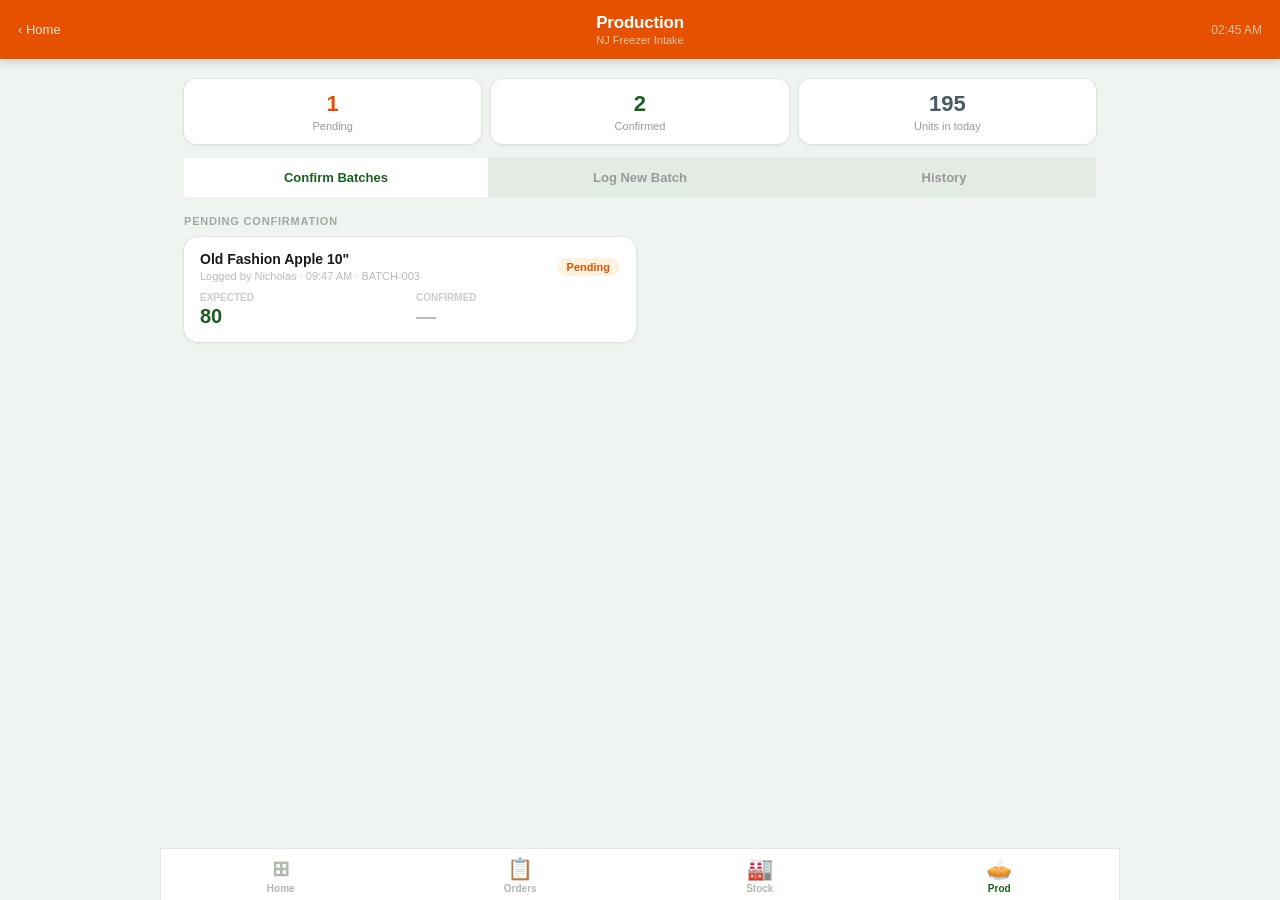
<file: 04.production.html>
<!DOCTYPE html>
<html lang="en">

<head>
  <meta charset="UTF-8">
  <meta name="viewport" content="width=device-width, initial-scale=1.0">
  <title>LPC Hub — Production</title>
  <link rel="stylesheet" href="css/_base.css">
  <style>
    /* Batch list card */
    .batch-card {
      background: white;
      border-radius: 14px;
      margin-bottom: 8px;
      overflow: hidden;
      box-shadow: 0 1px 4px rgba(0, 0, 0, 0.07), 0 0 0 1px rgba(0, 0, 0, 0.04);
      cursor: pointer;
    }

    .batch-card-top {
      display: flex;
      align-items: center;
      justify-content: space-between;
      padding: 14px 16px 10px;
    }

    .batch-name {
      font-size: 14px;
      font-weight: 700;
      color: #1A1A1A;
    }

    .batch-meta {
      font-size: 11px;
      color: #BBB;
      margin-top: 3px;
    }

    .batch-qty-row {
      display: flex;
      gap: 12px;
      padding: 0 16px 14px;
    }

    .batch-qty-block {
      flex: 1;
    }

    .batch-qty-label {
      font-size: 10px;
      font-weight: 700;
      text-transform: uppercase;
      color: #CCC;
      margin-bottom: 2px;
    }

    .batch-qty-val {
      font-size: 20px;
      font-weight: 800;
      color: #1B5E20;
    }

    .batch-qty-val.pending {
      color: #BBB;
    }

    .batch-note {
      font-size: 12px;
      color: #999;
      padding: 0 16px 12px;
      font-style: italic;
    }

    /* Confirm modal */
    .confirm-card {
      background: #F8F9F8;
      border-radius: 12px;
      padding: 14px 16px;
      margin-bottom: 14px;
    }

    .confirm-row {
      display: flex;
      justify-content: space-between;
      align-items: center;
      margin-bottom: 6px;
    }

    .confirm-label {
      font-size: 12px;
      color: #999;
    }

    .confirm-val {
      font-size: 14px;
      font-weight: 700;
      color: #1A1A1A;
    }

    .discrepancy-banner {
      background: #FFF3E0;
      border-radius: 10px;
      padding: 10px 14px;
      font-size: 13px;
      color: #E65100;
      font-weight: 600;
      margin-bottom: 12px;
      display: none;
    }

    /* Log batch form */
    .log-product-select {
      width: 100%;
      padding: 12px 14px;
      border-radius: 10px;
      border: 1.5px solid #DDE5DD;
      font-size: 14px;
      font-family: inherit;
      outline: none;
      appearance: none;
      -webkit-appearance: none;
      background: white;
      margin-bottom: 14px;
    }

    .log-product-select:focus {
      border-color: #2E7D32;
    }

    .log-big-stepper {
      display: flex;
      align-items: center;
      gap: 14px;
      margin-bottom: 14px;
    }

    .log-step-btn {
      width: 52px;
      height: 52px;
      border-radius: 50%;
      border: 2px solid #DDE5DD;
      background: white;
      font-size: 22px;
      font-weight: 700;
      color: #555;
      cursor: pointer;
      font-family: inherit;
      display: flex;
      align-items: center;
      justify-content: center;
      flex-shrink: 0;
    }

    .log-step-btn:active {
      background: #F0F7F0;
    }

    .log-step-input {
      flex: 1;
      text-align: center;
      font-size: 40px;
      font-weight: 800;
      color: #1B5E20;
      border: none;
      outline: none;
      font-family: inherit;
      width: 0;
    }

    .log-note {
      width: 100%;
      border: 1.5px solid #DDE5DD;
      border-radius: 10px;
      padding: 10px 14px;
      font-size: 14px;
      font-family: inherit;
      outline: none;
      resize: none;
      height: 64px;
      margin-bottom: 14px;
    }

    .log-note:focus {
      border-color: #2E7D32;
    }

    /* Summary strip */
    .prod-strip {
      display: flex;
      gap: 10px;
      margin-bottom: 14px;
    }

    .prod-strip-card {
      background: white;
      border-radius: 12px;
      padding: 12px 16px;
      flex: 1;
      text-align: center;
      box-shadow: 0 1px 4px rgba(0, 0, 0, 0.07), 0 0 0 1px rgba(0, 0, 0, 0.04);
    }

    .prod-strip-num {
      font-size: 22px;
      font-weight: 800;
    }

    .prod-strip-label {
      font-size: 11px;
      color: #999;
      margin-top: 3px;
    }

    @media (min-width: 720px) {
      #pending-list, #history-list { display: grid; grid-template-columns: 1fr 1fr; gap: 8px; }
      #pending-list .batch-card, #history-list .batch-card { margin-bottom: 0; }
    }
  </style>
</head>

<body>

  <div class="topbar amber">
    <a class="topbar-back" href="01.dashboard.html">‹ Home</a>
    <div class="topbar-center">
      <div class="topbar-title">Production</div>
      <div class="topbar-sub">NJ Freezer Intake</div>
    </div>
    <div class="topbar-right" id="topbar-time"></div>
  </div>

  <div class="content">
    <div class="prod-strip" id="prod-strip"></div>

    <div class="module-tabs" id="module-tabs">
      <button type="button" class="module-tab active" onclick="switchTab('confirm',this)">Confirm Batches</button>
      <button type="button" class="module-tab" onclick="switchTab('log',this)">Log New Batch</button>
      <button type="button" class="module-tab" onclick="switchTab('history',this)">History</button>
    </div>

    <!-- CONFIRM TAB -->
    <div id="tab-confirm">
      <div class="section-label">Pending confirmation</div>
      <div id="pending-list"></div>
    </div>

    <!-- LOG TAB -->
    <div id="tab-log" style="display:none">
      <div class="card">
        <div class="card-title">Log Batch (Nicholas)</div>
        <label class="form-label" for="log-product">Product</label>
        <select class="log-product-select" id="log-product" title="Product" aria-label="Product"></select>
        <label class="form-label" for="log-qty-input">Quantity baked</label>
        <div class="log-big-stepper">
          <button type="button" class="log-step-btn" onclick="logStep(-10)" aria-label="Decrease by 10">−</button>
          <input class="log-step-input" type="number" id="log-qty-input" value="0" min="0" title="Quantity baked"
            aria-label="Quantity baked" />
          <button type="button" class="log-step-btn" onclick="logStep(10)" aria-label="Increase by 10">+</button>
        </div>
        <label class="form-label" for="log-note-input">Note (optional)</label>
        <textarea class="log-note" id="log-note-input" title="Batch note" aria-label="Batch note"
          placeholder="e.g. started late, oven #2 used..."></textarea>
        <button type="button" class="btn btn-primary" onclick="submitLog()">Submit Batch →</button>
      </div>
    </div>

    <!-- HISTORY TAB -->
    <div id="tab-history" style="display:none">
      <div class="section-label">Confirmed batches</div>
      <div id="history-list"></div>
    </div>
  </div>

  <!-- Confirm Batch Modal -->
  <div class="modal-overlay" id="confirm-modal" onclick="if(event.target===this)closeConfirmModal()">
    <div class="modal">
      <div class="modal-handle"></div>
      <div class="modal-header">
        <div class="modal-title" id="cm-name"></div>
        <div class="modal-sub" id="cm-sub"></div>
      </div>
      <div class="modal-body">
        <div class="confirm-card">
          <div class="confirm-row">
            <div class="confirm-label">Logged by</div>
            <div class="confirm-val" id="cm-logged-by"></div>
          </div>
          <div class="confirm-row">
            <div class="confirm-label">Expected qty</div>
            <div class="confirm-val" id="cm-expected"></div>
          </div>
          <div class="confirm-row">
            <div class="confirm-label">Logged at</div>
            <div class="confirm-val" id="cm-logged-at"></div>
          </div>
        </div>

        <div class="card" style="margin-bottom:14px">
          <div class="card-title">Raul — Confirm Count</div>
          <label class="form-label" for="cm-actual">Actual count</label>
          <div class="stepper" style="margin-bottom:12px">
            <button type="button" class="step-btn" onclick="cmStep(-1)" aria-label="Decrease by 1">−</button>
            <input class="step-input" type="number" id="cm-actual" value="0" min="0" title="Actual count"
              aria-label="Actual count" oninput="checkDiscrepancy()" />
            <button type="button" class="step-btn" onclick="cmStep(1)" aria-label="Increase by 1">+</button>
          </div>
          <div class="discrepancy-banner" id="cm-discrepancy">⚠ Discrepancy detected — note required</div>
          <div class="form-row">
            <label for="cm-note">Note</label>
            <textarea class="adj-note" id="cm-note" title="Confirmation note" aria-label="Confirmation note"
              placeholder="e.g. 5 broken aside, tray mis-count..."></textarea>
          </div>
          <button type="button" class="btn btn-primary" onclick="submitConfirm()">Confirm & Add to Stock</button>
        </div>
      </div>
    </div>
  </div>

  <div class="bottomnav">
    <a class="nav-item" href="01.dashboard.html">
      <div class="nav-icon">⊞</div>Home
    </a>
    <a class="nav-item" href="02.orders.html">
      <div class="nav-icon">📋</div>Orders
    </a>
    <a class="nav-item" href="03.stock.html">
      <div class="nav-icon">🏭</div>Stock
    </a>
    <a class="nav-item active" href="04.production.html">
      <div class="nav-icon">🥧</div>Prod
    </a>
  </div>

  <script src="js/_data.js"></script>
  <script>
    document.getElementById('topbar-time').textContent =
      new Date().toLocaleTimeString('en-US', { hour: '2-digit', minute: '2-digit' });

    let activeTab = 'confirm';
    let activeBatchId = null;

    function switchTab(tab, btn) {
      activeTab = tab;
      document.querySelectorAll('.module-tab').forEach(t => t.classList.remove('active'));
      btn.classList.add('active');
      document.getElementById('tab-confirm').style.display = tab === 'confirm' ? '' : 'none';
      document.getElementById('tab-log').style.display = tab === 'log' ? '' : 'none';
      document.getElementById('tab-history').style.display = tab === 'history' ? '' : 'none';
      if (tab === 'log') populateProductSelect();
    }

    // ── Summary strip ──────────────────────────────────────────────────────────
    function renderStrip() {
      const batches = AppData.getBatches();
      const pending = batches.filter(b => b.status === 'pending').length;
      const confirmed = batches.filter(b => b.status === 'confirmed').length;
      const totalIn = batches.filter(b => b.status === 'confirmed')
        .reduce((s, b) => s + (b.actual_qty || 0), 0);
      document.getElementById('prod-strip').innerHTML = `
      <div class="prod-strip-card">
        <div class="prod-strip-num" style="color:#E65100">${pending}</div>
        <div class="prod-strip-label">Pending</div>
      </div>
      <div class="prod-strip-card">
        <div class="prod-strip-num" style="color:#1B5E20">${confirmed}</div>
        <div class="prod-strip-label">Confirmed</div>
      </div>
      <div class="prod-strip-card">
        <div class="prod-strip-num" style="color:#455A64">${totalIn}</div>
        <div class="prod-strip-label">Units in today</div>
      </div>`;
    }

    // ── Pending list ───────────────────────────────────────────────────────────
    function renderPending() {
      const batches = AppData.getBatches().filter(b => b.status === 'pending');
      const el = document.getElementById('pending-list');
      if (batches.length === 0) {
        el.innerHTML = '<div style="color:#BBB;font-size:13px;padding:16px 0;text-align:center">✓ No batches waiting for confirmation</div>';
        return;
      }
      el.innerHTML = batches.map(b => `
      <div class="batch-card" onclick="openConfirmModal('${b.id}')">
        <div class="batch-card-top">
          <div>
            <div class="batch-name">${b.product_name}</div>
            <div class="batch-meta">Logged by ${b.logged_by} · ${fmtTime(b.logged_at) || fmtDate(b.logged_at)} · ${b.id}</div>
          </div>
          <span class="chip chip-orange">Pending</span>
        </div>
        <div class="batch-qty-row">
          <div class="batch-qty-block">
            <div class="batch-qty-label">Expected</div>
            <div class="batch-qty-val">${b.expected_qty}</div>
          </div>
          <div class="batch-qty-block">
            <div class="batch-qty-label">Confirmed</div>
            <div class="batch-qty-val pending">—</div>
          </div>
        </div>
      </div>`).join('');
    }

    // ── History list ───────────────────────────────────────────────────────────
    function renderHistory() {
      const batches = AppData.getBatches().filter(b => b.status === 'confirmed');
      const el = document.getElementById('history-list');
      if (batches.length === 0) {
        el.innerHTML = '<div style="color:#BBB;font-size:13px;padding:16px 0;text-align:center">No confirmed batches yet</div>';
        return;
      }
      el.innerHTML = batches.map(b => {
        const diff = b.actual_qty - b.expected_qty;
        const diffStr = diff === 0 ? '' : (diff > 0 ? '+' + diff : '' + diff);
        return `
      <div class="batch-card">
        <div class="batch-card-top">
          <div>
            <div class="batch-name">${b.product_name}</div>
            <div class="batch-meta">Confirmed by ${b.confirmed_by} · ${fmtTime(b.confirmed_at) || fmtDate(b.confirmed_at)} · ${b.id}</div>
          </div>
          <span class="chip chip-green">Confirmed</span>
        </div>
        <div class="batch-qty-row">
          <div class="batch-qty-block">
            <div class="batch-qty-label">Expected</div>
            <div class="batch-qty-val">${b.expected_qty}</div>
          </div>
          <div class="batch-qty-block">
            <div class="batch-qty-label">Actual</div>
            <div class="batch-qty-val">${b.actual_qty}${diffStr ? ' <span style="font-size:13px;color:' + (diff > 0 ? '#2E7D32' : '#C62828') + '">(' + diffStr + ')</span>' : ''}</div>
          </div>
        </div>
        ${b.note ? `<div class="batch-note">${b.note}</div>` : ''}
      </div>`;
      }).join('');
    }

    // ── Log Batch ──────────────────────────────────────────────────────────────
    function populateProductSelect() {
      const select = document.getElementById('log-product');
      const products = AppData.getProducts();
      select.innerHTML = products.map(p => `<option value="${p.id}">${p.name}</option>`).join('');
    }

    function logStep(delta) {
      const el = document.getElementById('log-qty-input');
      el.value = Math.max(0, parseInt(el.value || 0) + delta);
    }

    function submitLog() {
      const pid = document.getElementById('log-product').value;
      const qty = parseInt(document.getElementById('log-qty-input').value) || 0;
      const note = document.getElementById('log-note-input').value.trim();
      if (qty <= 0) { alert('Enter a quantity greater than 0.'); return; }
      const p = AppData.getProduct(pid);
      AppData.addBatch({
        product_id: pid,
        product_name: p.name,
        expected_qty: qty,
        logged_by: 'Nicholas',
        note: note,
      });
      document.getElementById('log-qty-input').value = 0;
      document.getElementById('log-note-input').value = '';
      showToast('Batch logged — awaiting Raul\'s confirmation');
      renderStrip();
      renderPending();
      // switch to confirm tab
      const confirmBtn = document.querySelector('.module-tab');
      switchTab('confirm', confirmBtn);
    }

    // ── Confirm Modal ──────────────────────────────────────────────────────────
    function openConfirmModal(batchId) {
      activeBatchId = batchId;
      const b = AppData.getBatches().find(x => x.id === batchId);
      if (!b) return;
      document.getElementById('cm-name').textContent = b.product_name;
      document.getElementById('cm-sub').textContent = 'Batch ID: ' + b.id;
      document.getElementById('cm-logged-by').textContent = b.logged_by;
      document.getElementById('cm-expected').textContent = b.expected_qty + ' units';
      document.getElementById('cm-logged-at').textContent = fmtTime(b.logged_at) || fmtDate(b.logged_at);
      document.getElementById('cm-actual').value = b.expected_qty;
      document.getElementById('cm-note').value = '';
      document.getElementById('cm-discrepancy').style.display = 'none';
      document.getElementById('confirm-modal').classList.add('open');
    }

    function closeConfirmModal() {
      document.getElementById('confirm-modal').classList.remove('open');
      activeBatchId = null;
    }

    function cmStep(delta) {
      const el = document.getElementById('cm-actual');
      el.value = Math.max(0, parseInt(el.value || 0) + delta);
      checkDiscrepancy();
    }

    function checkDiscrepancy() {
      const b = AppData.getBatches().find(x => x.id === activeBatchId);
      if (!b) return;
      const actual = parseInt(document.getElementById('cm-actual').value) || 0;
      const hasDisc = actual !== b.expected_qty;
      document.getElementById('cm-discrepancy').style.display = hasDisc ? 'block' : 'none';
    }

    function submitConfirm() {
      const actual = parseInt(document.getElementById('cm-actual').value) || 0;
      const note = document.getElementById('cm-note').value.trim();
      if (actual <= 0) { alert('Enter the actual count.'); return; }
      const b = AppData.getBatches().find(x => x.id === activeBatchId);
      if (b && actual !== b.expected_qty && !note) {
        alert('A note is required when the count differs from expected.');
        return;
      }
      AppData.confirmBatch(activeBatchId, actual, note);
      const diff = actual - (b ? b.expected_qty : 0);
      showToast('+ ' + actual + ' units added to NJ Freezer' + (diff !== 0 ? ' (' + (diff > 0 ? '+' : '') + diff + ' vs expected)' : ''));
      closeConfirmModal();
      renderStrip();
      renderPending();
      renderHistory();
    }

    renderStrip();
    renderPending();
  </script>
</body>

</html>
</file>
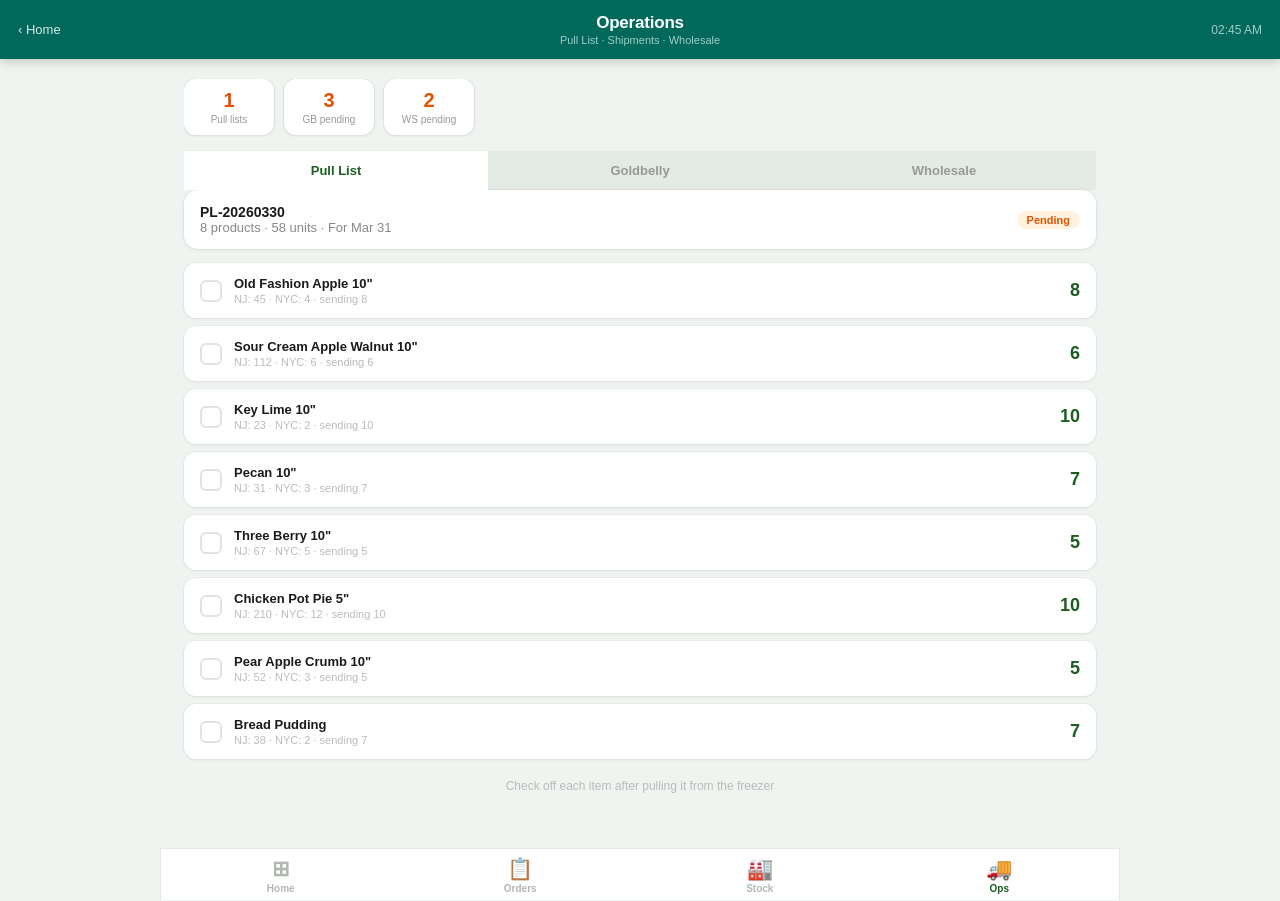
<file: 05.operations.html>
<!DOCTYPE html>
<html lang="en">

<head>
  <meta charset="UTF-8">
  <meta name="viewport" content="width=device-width, initial-scale=1.0">
  <title>LPC Hub — Operations</title>
  <link rel="stylesheet" href="css/_base.css">
  <style>
    /* Pull list history card */
    .batch-card {
      background: white;
      border-radius: 14px;
      margin-bottom: 8px;
      overflow: hidden;
      box-shadow: 0 1px 4px rgba(0, 0, 0, 0.07), 0 0 0 1px rgba(0, 0, 0, 0.04);
    }

    .batch-card-top {
      display: flex;
      align-items: center;
      justify-content: space-between;
      padding: 14px 16px 10px;
    }

    .batch-name {
      font-size: 14px;
      font-weight: 700;
      color: #1A1A1A;
    }

    .batch-meta {
      font-size: 11px;
      color: #BBB;
      margin-top: 3px;
    }

    .history-label {
      font-size: 11px;
      font-weight: 700;
      color: #C0C8C0;
      text-transform: uppercase;
      letter-spacing: 0.5px;
      margin-bottom: 8px;
    }

    /* Pull list rows */
    .pick-row {
      background: white;
      border-radius: 12px;
      padding: 13px 16px;
      margin-bottom: 8px;
      display: flex;
      align-items: center;
      gap: 12px;
      box-shadow: 0 1px 3px rgba(0, 0, 0, 0.06), 0 0 0 1px rgba(0, 0, 0, 0.03);
    }

    .pick-check {
      width: 22px;
      height: 22px;
      border-radius: 6px;
      border: 2px solid #DDE5DD;
      background: white;
      cursor: pointer;
      flex-shrink: 0;
      display: flex;
      align-items: center;
      justify-content: center;
      font-size: 13px;
    }

    .pick-check.checked {
      background: #2E7D32;
      border-color: #2E7D32;
      color: white;
    }

    .pick-info {
      flex: 1;
      min-width: 0;
    }

    .pick-name {
      font-size: 13px;
      font-weight: 700;
      color: #1A1A1A;
      white-space: nowrap;
      overflow: hidden;
      text-overflow: ellipsis;
    }

    .pick-locs {
      font-size: 11px;
      color: #BBB;
      margin-top: 2px;
    }

    .pick-qty {
      font-size: 18px;
      font-weight: 800;
      color: #1B5E20;
      flex-shrink: 0;
    }

    /* Shipment cards */
    .ship-card {
      background: white;
      border-radius: 14px;
      margin-bottom: 8px;
      overflow: hidden;
      box-shadow: 0 1px 4px rgba(0, 0, 0, 0.07), 0 0 0 1px rgba(0, 0, 0, 0.04);
    }

    .ship-card-top {
      display: flex;
      align-items: center;
      justify-content: space-between;
      padding: 13px 16px 8px;
    }

    .ship-customer {
      font-size: 14px;
      font-weight: 700;
      color: #1A1A1A;
    }

    .ship-id {
      font-size: 11px;
      color: #BBB;
      margin-top: 2px;
    }

    .ship-items {
      padding: 0 16px;
    }

    .ship-item {
      font-size: 12px;
      color: #666;
      padding: 3px 0;
      border-top: 1px solid #F5F5F5;
      display: flex;
      justify-content: space-between;
    }

    .ship-footer {
      display: flex;
      align-items: center;
      justify-content: space-between;
      padding: 10px 16px 14px;
    }

    .ship-addr {
      font-size: 12px;
      color: #AAA;
    }

    .ship-shipped-at {
      font-size: 11px;
      color: #BBB;
    }

    /* Ops summary strip */
    .ops-strip {
      display: flex;
      gap: 10px;
      margin-bottom: 14px;
      overflow-x: auto;
      padding-bottom: 2px;
    }

    .ops-strip-card {
      background: white;
      border-radius: 12px;
      padding: 10px 14px;
      flex-shrink: 0;
      min-width: 90px;
      text-align: center;
      box-shadow: 0 1px 4px rgba(0, 0, 0, 0.07), 0 0 0 1px rgba(0, 0, 0, 0.04);
    }

    .ops-strip-num {
      font-size: 20px;
      font-weight: 800;
    }

    .ops-strip-label {
      font-size: 10px;
      color: #999;
      margin-top: 2px;
    }

    /* Pull complete bar */
    .pull-complete-bar {
      background: white;
      border-radius: 14px;
      padding: 14px 16px;
      margin-bottom: 14px;
      box-shadow: 0 1px 4px rgba(0, 0, 0, 0.07), 0 0 0 1px rgba(0, 0, 0, 0.04);
      display: flex;
      align-items: center;
      justify-content: space-between;
    }

    .pull-complete-label {
      font-size: 13px;
      color: #888;
    }

    .pull-done-state {
      text-align: center;
      padding: 24px;
      color: #BBB;
      font-size: 14px;
    }

    /* Wholesale fulfillment rows */
    .fulfill-card {
      background: white;
      border-radius: 14px;
      margin-bottom: 8px;
      box-shadow: 0 1px 4px rgba(0, 0, 0, 0.07), 0 0 0 1px rgba(0, 0, 0, 0.04);
      overflow: hidden;
    }

    .fulfill-top {
      display: flex;
      align-items: center;
      justify-content: space-between;
      padding: 13px 16px 8px;
    }

    .fulfill-customer {
      font-size: 14px;
      font-weight: 700;
      color: #1A1A1A;
    }

    .fulfill-meta {
      font-size: 11px;
      color: #BBB;
      margin-top: 2px;
    }

    .fulfill-items {
      padding: 0 16px;
    }

    .fulfill-item {
      font-size: 12px;
      color: #666;
      padding: 4px 0;
      border-top: 1px solid #F5F5F5;
      display: flex;
      justify-content: space-between;
    }

    .fulfill-footer {
      padding: 10px 16px 14px;
    }

    /* Add shipment drawer form */
    .add-ship-item-row {
      display: flex;
      gap: 8px;
      align-items: center;
      margin-bottom: 8px;
    }

    .add-ship-item-row select {
      flex: 1;
      padding: 9px 12px;
      border-radius: 9px;
      border: 1.5px solid #DDE5DD;
      font-size: 13px;
      font-family: inherit;
      outline: none;
    }

    .add-ship-item-row input {
      width: 56px;
      padding: 9px 10px;
      border-radius: 9px;
      border: 1.5px solid #DDE5DD;
      font-size: 13px;
      font-family: inherit;
      outline: none;
      text-align: center;
    }

    .add-ship-item-row select:focus,
    .add-ship-item-row input:focus {
      border-color: #2E7D32;
    }

    .add-ship-remove {
      color: #C62828;
      font-size: 18px;
      cursor: pointer;
      flex-shrink: 0;
      background: none;
      border: none;
      font-family: inherit;
      padding: 0 4px;
    }

    .add-item-link {
      font-size: 13px;
      color: #2E7D32;
      font-weight: 700;
      cursor: pointer;
      background: none;
      border: none;
      font-family: inherit;
      padding: 4px 0;
      margin-bottom: 14px;
      display: block;
    }

    @media (min-width: 720px) {
      #gb-list, #ws-list { display: grid; grid-template-columns: 1fr 1fr; gap: 8px; }
      #gb-list .ship-card, #ws-list .fulfill-card { margin-bottom: 0; }
    }
  </style>
</head>

<body>

  <div class="topbar teal">
    <a class="topbar-back" href="01.dashboard.html">‹ Home</a>
    <div class="topbar-center">
      <div class="topbar-title">Operations</div>
      <div class="topbar-sub">Pull List · Shipments · Wholesale</div>
    </div>
    <div class="topbar-right" id="topbar-time"></div>
  </div>

  <div class="content">
    <div class="ops-strip" id="ops-strip"></div>

    <div class="module-tabs">
      <button type="button" class="module-tab active" onclick="switchTab('pull',this)">Pull List</button>
      <button type="button" class="module-tab" onclick="switchTab('goldbelly',this)">Goldbelly</button>
      <button type="button" class="module-tab" onclick="switchTab('wholesale',this)">Wholesale</button>
    </div>

    <!-- PULL LIST TAB -->
    <div id="tab-pull">
      <div id="pull-content"></div>
    </div>

    <!-- GOLDBELLY TAB -->
    <div id="tab-goldbelly" style="display:none">
      <div class="section-label">Today's orders</div>
      <div id="gb-list"></div>
      <button type="button" class="btn btn-secondary" onclick="openAddShipDrawer()" style="width:100%;margin-top:4px">+
        Add Goldbelly Order</button>
    </div>

    <!-- WHOLESALE TAB -->
    <div id="tab-wholesale" style="display:none">
      <div class="notice notice-blue">Wholesale orders fulfilled from the Orders module. Records with "fulfilled" status
        appear here for tracking.</div>
      <div class="section-label">Pending fulfillment</div>
      <div id="ws-list"></div>
    </div>
  </div>

  <!-- Add Goldbelly Shipment Drawer -->
  <div class="drawer-overlay" id="add-ship-drawer" onclick="if(event.target===this)closeAddShipDrawer()">
    <div class="drawer">
      <div class="drawer-header">
        <div class="drawer-title">New Goldbelly Order</div>
        <button type="button" class="drawer-close" onclick="closeAddShipDrawer()" aria-label="Close drawer"
          title="Close">✕</button>
      </div>
      <div class="form-row">
        <label for="ship-customer">Customer name</label>
        <input type="text" id="ship-customer" title="Customer name" aria-label="Customer name"
          placeholder="e.g. Sarah M." />
      </div>
      <div class="form-row">
        <label for="ship-address">Ship to</label>
        <input type="text" id="ship-address" title="Ship-to address" aria-label="Ship-to address"
          placeholder="e.g. Austin, TX" />
      </div>
      <div class="form-row">
        <label for="ship-date">Ship date</label>
        <input type="date" id="ship-date" title="Ship date" aria-label="Ship date" />
      </div>
      <div class="form-row">
        <label>Items</label>
        <div id="ship-items-list"></div>
        <button type="button" class="add-item-link" onclick="addShipItemRow()">+ Add item</button>
      </div>
      <button type="button" class="btn btn-teal" onclick="submitAddShip()">Add Order</button>
    </div>
  </div>

  <div class="bottomnav">
    <a class="nav-item" href="01.dashboard.html">
      <div class="nav-icon">⊞</div>Home
    </a>
    <a class="nav-item" href="02.orders.html">
      <div class="nav-icon">📋</div>Orders
    </a>
    <a class="nav-item" href="03.stock.html">
      <div class="nav-icon">🏭</div>Stock
    </a>
    <a class="nav-item active" href="05.operations.html">
      <div class="nav-icon">🚚</div>Ops
    </a>
  </div>

  <script src="js/_data.js"></script>
  <script>
    document.getElementById('topbar-time').textContent =
      new Date().toLocaleTimeString('en-US', { hour: '2-digit', minute: '2-digit' });

    let checkedItems = new Set();

    function switchTab(tab, btn) {
      document.querySelectorAll('.module-tab').forEach(t => t.classList.remove('active'));
      btn.classList.add('active');
      document.getElementById('tab-pull').style.display = tab === 'pull' ? '' : 'none';
      document.getElementById('tab-goldbelly').style.display = tab === 'goldbelly' ? '' : 'none';
      document.getElementById('tab-wholesale').style.display = tab === 'wholesale' ? '' : 'none';
    }

    // ── Summary strip ──────────────────────────────────────────────────────────
    function renderStrip() {
      const ships = AppData.getShipments();
      const lists = AppData.getPullLists();
      const orders = AppData.getOrders();
      const gbPend = ships.filter(s => s.type === 'goldbelly' && s.status === 'pending').length;
      const plPend = lists.filter(l => l.status === 'pending').length;
      const wsPend = orders.filter(o => o.type === 'wholesale' && o.status === 'pending').length;
      document.getElementById('ops-strip').innerHTML = `
      <div class="ops-strip-card">
        <div class="ops-strip-num" style="color:${plPend > 0 ? '#E65100' : '#2E7D32'}">${plPend}</div>
        <div class="ops-strip-label">Pull lists</div>
      </div>
      <div class="ops-strip-card">
        <div class="ops-strip-num" style="color:${gbPend > 0 ? '#E65100' : '#2E7D32'}">${gbPend}</div>
        <div class="ops-strip-label">GB pending</div>
      </div>
      <div class="ops-strip-card">
        <div class="ops-strip-num" style="color:${wsPend > 0 ? '#E65100' : '#2E7D32'}">${wsPend}</div>
        <div class="ops-strip-label">WS pending</div>
      </div>`;
    }

    // ── Pull List ──────────────────────────────────────────────────────────────
    function renderPull() {
      const lists = AppData.getPullLists();
      const el = document.getElementById('pull-content');
      const pending = lists.find(l => l.status === 'pending');
      const completed = lists.filter(l => l.status === 'completed');

      let html = '';

      if (!pending) {
        html += `<div class="pull-done-state">✓ Pull list complete for today<br><span style="font-size:12px">NJ → NYC transfer done</span></div>`;
      } else {
        const totalUnits = pending.items.reduce((s, i) => s + i.qty, 0);
        html += `
        <div class="pull-complete-bar">
          <div>
            <div style="font-size:14px;font-weight:700;color:#1A1A1A">${pending.id}</div>
            <div class="pull-complete-label">${pending.items.length} products · ${totalUnits} units · For ${fmtDate(pending.date)}</div>
          </div>
          <span class="chip chip-orange">Pending</span>
        </div>
        <div id="pick-rows">` +
          pending.items.map(item => `
            <div class="pick-row">
              <div class="pick-check ${checkedItems.has(item.product_id) ? 'checked' : ''}"
                   onclick="toggleCheck('${item.product_id}', this)"
                   role="checkbox" aria-label="Check ${item.name}" tabindex="0">
                ${checkedItems.has(item.product_id) ? '✓' : ''}
              </div>
              <div class="pick-info">
                <div class="pick-name">${item.name}</div>
                <div class="pick-locs">NJ: ${item.njQty} · NYC: ${item.nycQty} · sending ${item.qty}</div>
              </div>
              <div class="pick-qty">${item.qty}</div>
            </div>`).join('') +
          `</div>
        <div id="pull-action" style="margin-top:12px"></div>`;
      }

      if (completed.length > 0) {
        html += `<div class="history-label" style="margin-top:18px">Completed pull lists</div>`;
        html += completed.map(pl => {
          const total = pl.items.reduce((s, i) => s + i.qty, 0);
          return `
        <div class="batch-card" style="cursor:default">
          <div class="batch-card-top">
            <div>
              <div class="batch-name">${pl.id}</div>
              <div class="batch-meta">Completed · ${fmtDate(pl.date)} · ${pl.items.length} products · ${total} units</div>
            </div>
            <span class="chip chip-green">Done</span>
          </div>
          <div style="padding:0 16px 12px">
            ${pl.items.map(i => `
              <div style="display:flex;justify-content:space-between;font-size:12px;color:#666;padding:4px 0;border-top:1px solid #F5F5F5">
                <span>${i.name}</span>
                <span style="color:#00695C;font-weight:700">NJ→NYC ×${i.qty}</span>
              </div>`).join('')}
          </div>
        </div>`;
        }).join('');
      }

      el.innerHTML = html;
      if (pending) updatePullAction(pending);
    }

    function toggleCheck(productId, el) {
      if (checkedItems.has(productId)) {
        checkedItems.delete(productId);
        el.classList.remove('checked');
        el.textContent = '';
      } else {
        checkedItems.add(productId);
        el.classList.add('checked');
        el.textContent = '✓';
      }
      const lists = AppData.getPullLists();
      const pending = lists.find(l => l.status === 'pending');
      if (pending) updatePullAction(pending);
    }

    function updatePullAction(pending) {
      const el = document.getElementById('pull-action');
      if (!el) return;
      const allChecked = pending.items.every(i => checkedItems.has(i.product_id));
      if (allChecked) {
        el.innerHTML = `<button type="button" class="btn btn-teal" onclick="completePull('${pending.id}')">Complete Pull List → Transfer to NYC</button>`;
      } else {
        el.innerHTML = `<div style="font-size:12px;color:#BBB;text-align:center;padding:8px 0">Check off each item after pulling it from the freezer</div>`;
      }
    }

    function completePull(id) {
      AppData.completePullList(id);
      checkedItems.clear();
      showToast('Pull list complete — NJ → NYC transfer recorded', '#00695C');
      renderStrip();
      renderPull();
    }

    // ── Goldbelly ──────────────────────────────────────────────────────────────
    function renderGoldbelly() {
      const ships = AppData.getShipments().filter(s => s.type === 'goldbelly');
      const el = document.getElementById('gb-list');
      if (ships.length === 0) {
        el.innerHTML = '<div style="color:#BBB;font-size:13px;padding:16px 0;text-align:center">No Goldbelly orders</div>';
        return;
      }
      el.innerHTML = ships.map(s => `
      <div class="ship-card">
        <div class="ship-card-top">
          <div>
            <div class="ship-customer">${s.customer}</div>
            <div class="ship-id">${s.id} · Ship ${fmtDate(s.ship_date)}</div>
          </div>
          <span class="chip chip-${s.status === 'shipped' ? 'green' : 'orange'}">${s.status === 'shipped' ? 'Shipped' : 'Pending'}</span>
        </div>
        <div class="ship-items">
          ${s.items.map(i => `<div class="ship-item"><span>${i.name}</span><span>×${i.qty}</span></div>`).join('')}
        </div>
        <div class="ship-footer">
          <div class="ship-addr">📦 ${s.address}</div>
          ${s.status === 'shipped'
          ? `<div class="ship-shipped-at">Shipped ${fmtTime(s.shipped_at) || fmtDate(s.shipped_at)}</div>`
          : `<button type="button" class="btn btn-teal" style="padding:7px 14px;font-size:12px" onclick="markShipped('${s.id}')">Mark Shipped</button>`}
        </div>
      </div>`).join('');
    }

    function markShipped(id) {
      AppData.markShipped(id);
      showToast('Marked as shipped — stock deducted', '#00695C');
      renderStrip();
      renderGoldbelly();
    }

    // ── Add Goldbelly shipment drawer ──────────────────────────────────────────
    let shipItemCount = 0;

    function openAddShipDrawer() {
      shipItemCount = 0;
      document.getElementById('ship-customer').value = '';
      document.getElementById('ship-address').value = '';
      document.getElementById('ship-date').value = new Date().toISOString().slice(0, 10);
      document.getElementById('ship-items-list').innerHTML = '';
      addShipItemRow();
      document.getElementById('add-ship-drawer').classList.add('open');
    }

    function closeAddShipDrawer() {
      document.getElementById('add-ship-drawer').classList.remove('open');
    }

    function addShipItemRow() {
      shipItemCount++;
      const idx = shipItemCount;
      const prods = AppData.getProducts();
      const row = document.createElement('div');
      row.className = 'add-ship-item-row';
      row.id = 'ship-item-row-' + idx;
      row.innerHTML = `
      <select title="Product" aria-label="Product" id="ship-item-prod-${idx}">
        ${prods.map(p => `<option value="${p.id}">${p.name}</option>`).join('')}
      </select>
      <input type="number" value="1" min="1" title="Quantity" aria-label="Quantity" id="ship-item-qty-${idx}" />
      <button type="button" class="add-ship-remove" onclick="removeShipRow(${idx})" aria-label="Remove item" title="Remove item">×</button>`;
      document.getElementById('ship-items-list').appendChild(row);
    }

    function removeShipRow(idx) {
      const row = document.getElementById('ship-item-row-' + idx);
      if (row) row.remove();
    }

    function submitAddShip() {
      const customer = document.getElementById('ship-customer').value.trim();
      const address = document.getElementById('ship-address').value.trim();
      const shipDate = document.getElementById('ship-date').value;
      if (!customer || !address || !shipDate) { alert('Fill in customer, address, and ship date.'); return; }

      const items = [];
      document.querySelectorAll('[id^="ship-item-prod-"]').forEach(sel => {
        const idx = sel.id.replace('ship-item-prod-', '');
        const qtyEl = document.getElementById('ship-item-qty-' + idx);
        if (!qtyEl) return;
        const qty = parseInt(qtyEl.value) || 0;
        if (qty <= 0) return;
        const p = AppData.getProduct(sel.value);
        if (p) items.push({ product_id: p.id, name: p.name, qty });
      });
      if (items.length === 0) { alert('Add at least one item.'); return; }

      AppData.addShipment({ type: 'goldbelly', customer, address, items, ship_date: shipDate });
      showToast('Goldbelly order added', '#00695C');
      closeAddShipDrawer();
      renderStrip();
      renderGoldbelly();
    }

    // ── Wholesale ──────────────────────────────────────────────────────────────
    function renderWholesale() {
      const orders = AppData.getOrders().filter(o => o.type === 'wholesale' && o.status === 'pending');
      const el = document.getElementById('ws-list');
      if (orders.length === 0) {
        el.innerHTML = '<div style="color:#BBB;font-size:13px;padding:16px 0;text-align:center">✓ No wholesale orders pending</div>';
        return;
      }
      el.innerHTML = orders.map(o => {
        const total = o.items.reduce((s, i) => s + i.qty * i.price, 0);
        return `
      <div class="fulfill-card">
        <div class="fulfill-top">
          <div>
            <div class="fulfill-customer">${o.customer}</div>
            <div class="fulfill-meta">${o.id} · Due ${fmtDate(o.fulfill_date)}</div>
          </div>
          <span class="chip chip-orange">Pending</span>
        </div>
        <div class="fulfill-items">
          ${o.items.map(i => `<div class="fulfill-item"><span>${i.name}</span><span>×${i.qty}</span></div>`).join('')}
        </div>
        <div class="fulfill-footer">
          <div style="font-size:12px;color:#888;margin-bottom:8px">Total: <strong>${fmtMoney(total)}</strong></div>
          <button type="button" class="btn btn-primary" onclick="fulfillOrder('${o.id}')">Mark Fulfilled & Deduct Stock</button>
        </div>
      </div>`;
      }).join('');
    }

    function fulfillOrder(id) {
      AppData.fulfillOrder(id);
      showToast('Order fulfilled — stock deducted from NJ');
      renderStrip();
      renderWholesale();
    }

    // ── Init ───────────────────────────────────────────────────────────────────
    renderStrip();
    renderPull();
    renderGoldbelly();
    renderWholesale();
  </script>
</body>

</html>
</file>
<file: css/_base.css>
/* LPC Hub — Base Styles */
* { box-sizing: border-box; margin: 0; padding: 0; }
body { font-family: -apple-system, BlinkMacSystemFont, 'Segoe UI', Roboto, sans-serif; background: #F0F4F0; min-height: 100vh; -webkit-font-smoothing: antialiased; }

/* ── Topbar ── */
.topbar { color: white; padding: 13px 18px; display: flex; align-items: center; justify-content: space-between; position: sticky; top: 0; z-index: 100; box-shadow: 0 2px 10px rgba(0,0,0,0.2); }
.topbar.green  { background: #1B5E20; }
.topbar.teal   { background: #00695C; }
.topbar.amber  { background: #E65100; }
.topbar-back   { font-size: 13px; opacity: 0.85; text-decoration: none; color: white; min-width: 52px; }
.topbar-center { flex: 1; text-align: center; }
.topbar-title  { font-size: 17px; font-weight: 800; letter-spacing: -0.2px; }
.topbar-sub    { font-size: 11px; opacity: 0.65; margin-top: 1px; }
.topbar-action { font-size: 20px; cursor: pointer; background: none; border: none; color: white; min-width: 52px; text-align: right; padding: 0; }
.topbar-right  { font-size: 12px; opacity: 0.65; min-width: 52px; text-align: right; }

/* ── Bottom Nav ── */
.bottomnav { position: fixed; bottom: 0; left: 0; right: 0; background: white; border-top: 1px solid #E4E8E4; display: flex; z-index: 100; }
.nav-item  { flex: 1; display: flex; flex-direction: column; align-items: center; padding: 8px 4px 6px; text-decoration: none; color: #B0B8B0; font-size: 10px; font-weight: 600; gap: 2px; }
.nav-item.active { color: #1B5E20; }
.nav-icon  { font-size: 21px; line-height: 1.15; }
.nav-badge { background: #E53935; color: white; font-size: 9px; font-weight: 800; padding: 1px 5px; border-radius: 99px; position: absolute; margin-top: -2px; margin-left: 10px; }

/* ── Content ── */
.content { padding: 14px; padding-bottom: 88px; max-width: 480px; margin: 0 auto; }

/* ── Cards ── */
.card { background: white; border-radius: 14px; padding: 16px 18px; margin-bottom: 12px; box-shadow: 0 1px 4px rgba(0,0,0,0.07), 0 0 0 1px rgba(0,0,0,0.04); }
.card-title { font-size: 11px; font-weight: 800; color: #1B5E20; text-transform: uppercase; letter-spacing: 0.6px; margin-bottom: 14px; }

/* ── Section Labels ── */
.section-label { font-size: 11px; font-weight: 700; color: #A0A8A0; text-transform: uppercase; letter-spacing: 0.8px; margin: 18px 0 10px; }

/* ── Chips ── */
.chip { font-size: 11px; font-weight: 700; padding: 3px 10px; border-radius: 99px; white-space: nowrap; }
.chip-green    { background: #E8F5E9; color: #2E7D32; }
.chip-orange   { background: #FFF3E0; color: #E65100; }
.chip-red      { background: #FFEBEE; color: #C62828; }
.chip-blue     { background: #E3F2FD; color: #1565C0; }
.chip-purple   { background: #F3E5F5; color: #6A1B9A; }
.chip-grey     { background: #F5F5F5; color: #777; }
.chip-teal     { background: #E0F2F1; color: #00695C; }

/* ── Buttons ── */
.btn { width: 100%; border: none; border-radius: 12px; padding: 15px; font-size: 15px; font-weight: 700; cursor: pointer; font-family: inherit; letter-spacing: 0.1px; }
.btn-primary   { background: #2E7D32; color: white; }
.btn-primary:hover   { background: #1B5E20; }
.btn-primary:disabled { background: #A5D6A7; cursor: default; }
.btn-secondary { background: #F0F4F0; color: #444; }
.btn-secondary:hover { background: #E4EAE4; }
.btn-teal      { background: #00695C; color: white; }
.btn-teal:hover      { background: #004D40; }
.btn-amber     { background: #E65100; color: white; }
.btn-danger    { background: #FFEBEE; color: #C62828; }

/* ── Forms ── */
.form-row { margin-bottom: 14px; }
.form-row:last-child { margin-bottom: 0; }
label { display: block; font-size: 12px; font-weight: 700; color: #666; margin-bottom: 6px; }
input[type="text"], input[type="number"], input[type="date"], select, textarea {
  width: 100%; border: 1.5px solid #DDE5DD; border-radius: 10px; padding: 11px 14px;
  font-size: 15px; color: #1A1A1A; background: white; outline: none;
  -webkit-appearance: none; appearance: none; font-family: inherit;
}
input:focus, select:focus, textarea:focus { border-color: #2E7D32; box-shadow: 0 0 0 3px rgba(46,125,50,0.10); }
textarea { resize: none; height: 68px; font-size: 14px; line-height: 1.5; }
select { background-image: url("data:image/svg+xml,%3Csvg xmlns='http://www.w3.org/2000/svg' width='12' height='8' viewBox='0 0 12 8'%3E%3Cpath fill='%23999' d='M6 8L0 0h12z'/%3E%3C/svg%3E"); background-repeat: no-repeat; background-position: right 14px center; padding-right: 36px; }

/* Qty stepper */
.stepper { display: flex; align-items: center; gap: 10px; }
.step-btn { width: 48px; height: 48px; border-radius: 10px; border: 1.5px solid #DDE5DD; background: white; font-size: 22px; font-weight: 700; cursor: pointer; display: flex; align-items: center; justify-content: center; color: #1B5E20; flex-shrink: 0; }
.step-btn:hover { background: #E8F5E9; border-color: #A5D6A7; }
.step-input { flex: 1; text-align: center; font-size: 32px; font-weight: 800; color: #1B5E20; letter-spacing: -1px; }

/* ── Info Strip ── */
.info-strip { background: white; border-radius: 14px; padding: 12px 0; margin-bottom: 14px; display: flex; box-shadow: 0 1px 4px rgba(0,0,0,0.07), 0 0 0 1px rgba(0,0,0,0.04); }
.info-item { flex: 1; text-align: center; border-right: 1px solid #EEF2EE; }
.info-item:last-child { border-right: none; }
.info-label { font-size: 10px; font-weight: 700; color: #C0C8C0; text-transform: uppercase; letter-spacing: 0.5px; }
.info-val   { font-size: 18px; font-weight: 800; color: #1B5E20; margin-top: 3px; }
.info-val.muted { color: #C0C8C0; }

/* ── Progress Bar ── */
.progress-wrap { background: #E8EEE8; border-radius: 99px; height: 6px; margin-bottom: 14px; overflow: hidden; }
.progress-bar  { height: 100%; border-radius: 99px; transition: width 0.3s; background: linear-gradient(90deg, #2E7D32, #4CAF50); }

/* ── Tabs ── */
.tabs { display: flex; gap: 6px; margin-bottom: 14px; overflow-x: auto; padding-bottom: 2px; -webkit-overflow-scrolling: touch; }
.tab { padding: 7px 15px; border-radius: 99px; font-size: 13px; font-weight: 600; cursor: pointer; border: 1.5px solid #DDE5DD; background: white; color: #888; white-space: nowrap; flex-shrink: 0; font-family: inherit; }
.tab.active { background: #1B5E20; color: white; border-color: #1B5E20; }

/* Module tabs (full-width) */
.module-tabs { display: grid; background: #E4EAE4; border-bottom: none; }
.module-tab  { padding: 12px; text-align: center; font-size: 13px; font-weight: 700; color: #999; cursor: pointer; border-bottom: 3px solid transparent; background: transparent; border: none; font-family: inherit; }
.module-tab.active { color: #1B5E20; border-bottom-color: #2E7D32; background: white; }

/* ── List Rows ── */
.list-row { background: white; border-radius: 14px; padding: 14px 16px; margin-bottom: 8px; display: flex; align-items: center; gap: 12px; box-shadow: 0 1px 4px rgba(0,0,0,0.07), 0 0 0 1px rgba(0,0,0,0.04); text-decoration: none; color: inherit; cursor: pointer; }
.list-row:hover { background: #FAFCFA; }
.list-row-icon { width: 42px; height: 42px; border-radius: 12px; background: #F0F4F0; display: flex; align-items: center; justify-content: center; font-size: 20px; flex-shrink: 0; }
.list-row-body { flex: 1; min-width: 0; }
.list-row-title { font-size: 14px; font-weight: 700; color: #1A1A1A; }
.list-row-sub   { font-size: 12px; color: #A0A8A0; margin-top: 2px; }
.list-row-right { display: flex; align-items: center; gap: 8px; flex-shrink: 0; }
.arrow { color: #D0D8D0; font-size: 18px; font-weight: 300; }

/* ── Modal ── */
.modal-overlay { display: none; position: fixed; inset: 0; background: rgba(0,0,0,0.45); z-index: 200; align-items: flex-end; }
.modal-overlay.open { display: flex; }
.modal { background: white; border-radius: 20px 20px 0 0; width: 100%; max-height: 90vh; overflow-y: auto; }
.modal-handle { width: 40px; height: 4px; background: #DDD; border-radius: 2px; margin: 14px auto 0; }
.modal-header { padding: 16px 20px 12px; }
.modal-title  { font-size: 18px; font-weight: 800; color: #1A1A1A; }
.modal-sub    { font-size: 12px; color: #AAA; margin-top: 3px; }
.modal-body   { padding: 0 20px 20px; }
.modal-footer { padding: 12px 20px 28px; display: flex; gap: 10px; }
.modal-footer .btn { padding: 14px; font-size: 14px; }

/* ── Drawer (slide-up panel) ── */
.drawer-overlay { display: none; position: fixed; inset: 0; background: rgba(0,0,0,0.4); z-index: 150; }
.drawer-overlay.open { display: block; }
.drawer { position: fixed; bottom: 0; left: 0; right: 0; background: white; border-radius: 20px 20px 0 0; z-index: 160; max-height: 92vh; overflow-y: auto; transform: translateY(100%); transition: transform 0.25s ease; }
.drawer.open { transform: translateY(0); }
.drawer-handle { width: 40px; height: 4px; background: #DDD; border-radius: 2px; margin: 14px auto 0; }
.drawer-header { padding: 16px 20px 4px; display: flex; align-items: center; justify-content: space-between; }
.drawer-title  { font-size: 18px; font-weight: 800; color: #1A1A1A; }
.drawer-close  { font-size: 20px; color: #CCC; cursor: pointer; background: none; border: none; padding: 4px; }
.drawer-body   { padding: 12px 20px 32px; }

/* ── Ledger / History ── */
.ledger-item { display: flex; align-items: flex-start; gap: 12px; padding: 10px 0; border-bottom: 1px solid #F5F5F5; }
.ledger-item:last-child { border-bottom: none; }
.ledger-dot { width: 10px; height: 10px; border-radius: 50%; flex-shrink: 0; margin-top: 3px; }
.dot-in   { background: #4CAF50; }
.dot-out  { background: #EF5350; }
.dot-move { background: #1E88E5; }
.ledger-body { flex: 1; }
.ledger-desc { font-size: 13px; color: #333; font-weight: 500; }
.ledger-meta { font-size: 11px; color: #BBB; margin-top: 2px; }
.ledger-qty  { font-size: 14px; font-weight: 800; flex-shrink: 0; }
.ledger-qty.pos { color: #2E7D32; }
.ledger-qty.neg { color: #C62828; }

/* ── KPI Cards ── */
.kpi-grid { display: grid; grid-template-columns: 1fr 1fr; gap: 10px; margin-bottom: 6px; }
.kpi-card { background: white; border-radius: 14px; padding: 14px 16px; box-shadow: 0 1px 4px rgba(0,0,0,0.07), 0 0 0 1px rgba(0,0,0,0.04); border-top: 3px solid #E0E0E0; }
.kpi-card.ok      { border-top-color: #4CAF50; }
.kpi-card.warn    { border-top-color: #FF9800; }
.kpi-card.alert   { border-top-color: #F44336; }
.kpi-card.neutral { border-top-color: #90A4AE; }
.kpi-num   { font-size: 34px; font-weight: 800; line-height: 1; letter-spacing: -1.5px; color: #1A1A1A; }
.kpi-num.green  { color: #1B5E20; }
.kpi-num.orange { color: #E65100; }
.kpi-num.red    { color: #C62828; }
.kpi-num.slate  { color: #455A64; }
.kpi-label { font-size: 12px; color: #999; margin-top: 5px; font-weight: 500; }
.kpi-sub   { font-size: 11px; color: #C0C0C0; margin-top: 2px; }

/* ── FAB ── */
.fab { position: fixed; bottom: 76px; right: 18px; width: 54px; height: 54px; border-radius: 99px; display: flex; align-items: center; justify-content: center; font-size: 26px; box-shadow: 0 4px 16px rgba(0,0,0,0.2); cursor: pointer; border: none; z-index: 90; font-family: inherit; }
.fab-green { background: #2E7D32; color: white; box-shadow: 0 4px 16px rgba(46,125,50,0.4); }
.fab-green:hover { background: #1B5E20; }

/* ── Notice ── */
.notice { border-radius: 12px; padding: 12px 14px; margin-bottom: 14px; display: flex; align-items: flex-start; gap: 10px; }
.notice-blue   { background: #E3F2FD; border: 1px solid #BBDEFB; }
.notice-amber  { background: #FFF8E1; border: 1px solid #FFE082; }
.notice-red    { background: #FFEBEE; border: 1px solid #FFCDD2; }
.notice-icon   { font-size: 16px; flex-shrink: 0; margin-top: 1px; }
.notice-text   { font-size: 12px; line-height: 1.5; }
.notice-blue .notice-text   { color: #1565C0; }
.notice-amber .notice-text  { color: #E65100; }
.notice-red .notice-text    { color: #C62828; }

/* ── Checkbox rows (pick lists) ── */
.check-row { background: white; border-radius: 14px; padding: 14px 16px; margin-bottom: 8px; display: flex; align-items: center; gap: 14px; box-shadow: 0 1px 4px rgba(0,0,0,0.07), 0 0 0 1px rgba(0,0,0,0.04); cursor: pointer; user-select: none; -webkit-tap-highlight-color: transparent; transition: opacity 0.2s; }
.check-row.checked { opacity: 0.42; }
.check-row.checked .check-row-name { text-decoration: line-through; color: #BBB; }
.checkbox { width: 26px; height: 26px; border-radius: 8px; border: 2px solid #C8E6C9; display: flex; align-items: center; justify-content: center; flex-shrink: 0; background: white; transition: all 0.15s; }
.check-row.checked .checkbox { background: #2E7D32; border-color: #2E7D32; }
.checkmark { color: white; font-size: 14px; font-weight: 700; display: none; }
.check-row.checked .checkmark { display: block; }
.check-row-body { flex: 1; min-width: 0; }
.check-row-name { font-size: 14px; font-weight: 700; color: #1A1A1A; }
.check-row-meta { display: flex; gap: 8px; margin-top: 4px; flex-wrap: wrap; }
.meta-pill { font-size: 11px; color: #999; background: #F5F5F5; border-radius: 6px; padding: 2px 7px; }
.meta-pill.warn { background: #FFF3E0; color: #E65100; }
.check-row-right { text-align: right; flex-shrink: 0; }
.check-row-qty  { font-size: 26px; font-weight: 800; color: #1B5E20; line-height: 1; letter-spacing: -1px; }
.check-row-unit { font-size: 10px; color: #CCC; font-weight: 600; text-transform: uppercase; }

/* ── Stock rows ── */
.stock-row { background: white; border-radius: 14px; padding: 14px 16px; margin-bottom: 8px; box-shadow: 0 1px 4px rgba(0,0,0,0.07), 0 0 0 1px rgba(0,0,0,0.04); border-left: 4px solid transparent; cursor: pointer; }
.stock-row.ok       { border-left-color: #4CAF50; }
.stock-row.low      { border-left-color: #FF9800; }
.stock-row.critical { border-left-color: #F44336; }
.stock-row:hover    { background: #FAFCFA; }
.stock-row-top { display: flex; justify-content: space-between; align-items: flex-start; margin-bottom: 10px; }
.stock-row-name { font-size: 14px; font-weight: 700; color: #1A1A1A; }
.loc-grid { display: flex; gap: 8px; }
.loc-block { flex: 1; background: #F8F9F8; border-radius: 10px; padding: 8px 12px; }
.loc-label { font-size: 10px; color: #BBB; font-weight: 600; text-transform: uppercase; letter-spacing: 0.4px; }
.loc-qty   { font-size: 20px; font-weight: 800; color: #222; margin-top: 2px; line-height: 1; letter-spacing: -0.5px; }
.loc-target { font-size: 10px; color: #CCC; margin-top: 1px; }
.bar-wrap  { margin-top: 6px; background: #EFEFEF; border-radius: 3px; height: 4px; overflow: hidden; }
.bar       { height: 100%; border-radius: 3px; }
.bar-ok       { background: #4CAF50; }
.bar-low      { background: #FF9800; }
.bar-critical { background: #F44336; }

/* ── Responsive — Tablet / Desktop ── */
@media (min-width: 720px) {
  .content { max-width: 960px; padding: 20px 24px 100px; }

  /* KPI: 4 columns */
  .kpi-grid { grid-template-columns: repeat(4, 1fr); }

  /* Bottom nav: center under content */
  .bottomnav { left: 50%; right: auto; width: 960px; max-width: 100%; transform: translateX(-50%); border-left: 1px solid #E4E8E4; border-right: 1px solid #E4E8E4; }

  /* Module tabs: flex row */
  .module-tabs { display: flex; }
  .module-tab  { flex: 1; }

  /* FAB: track right edge of content */
  .fab { right: calc(50% - 480px + 18px); }

  /* Modal: centered dialog */
  .modal-overlay { align-items: center; justify-content: center; }
  .modal { max-width: 560px; border-radius: 20px; }

  /* Drawer: centered, not full-width */
  .drawer { left: 50%; right: auto; width: 560px; max-width: 100%; transform: translate(-50%, 100%); border-radius: 20px; bottom: 40px; }
  .drawer.open { transform: translate(-50%, 0); }
}

@media print {
  .topbar-back, .topbar-action, .bottomnav, .fab, .drawer-overlay, .modal-overlay { display: none !important; }
  body { background: white; }
  .content { padding-bottom: 16px; }
}
</file>
